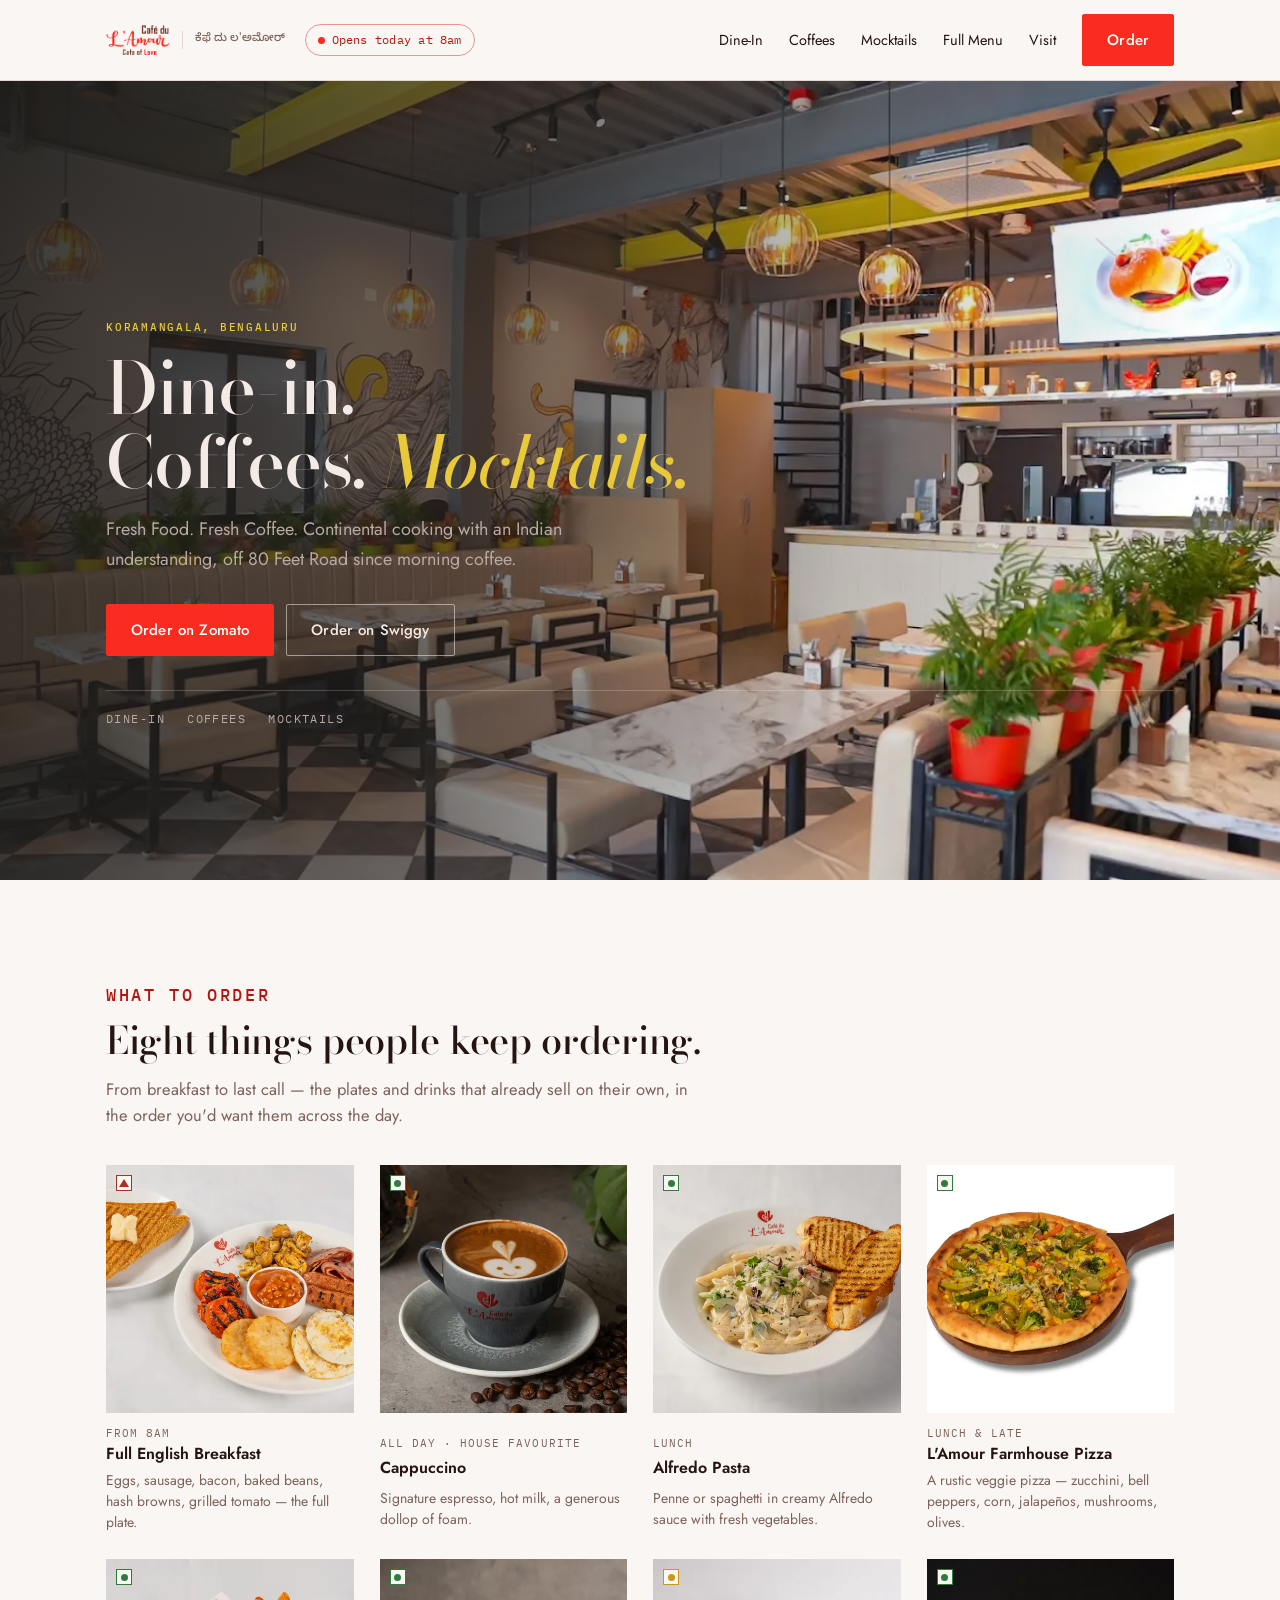
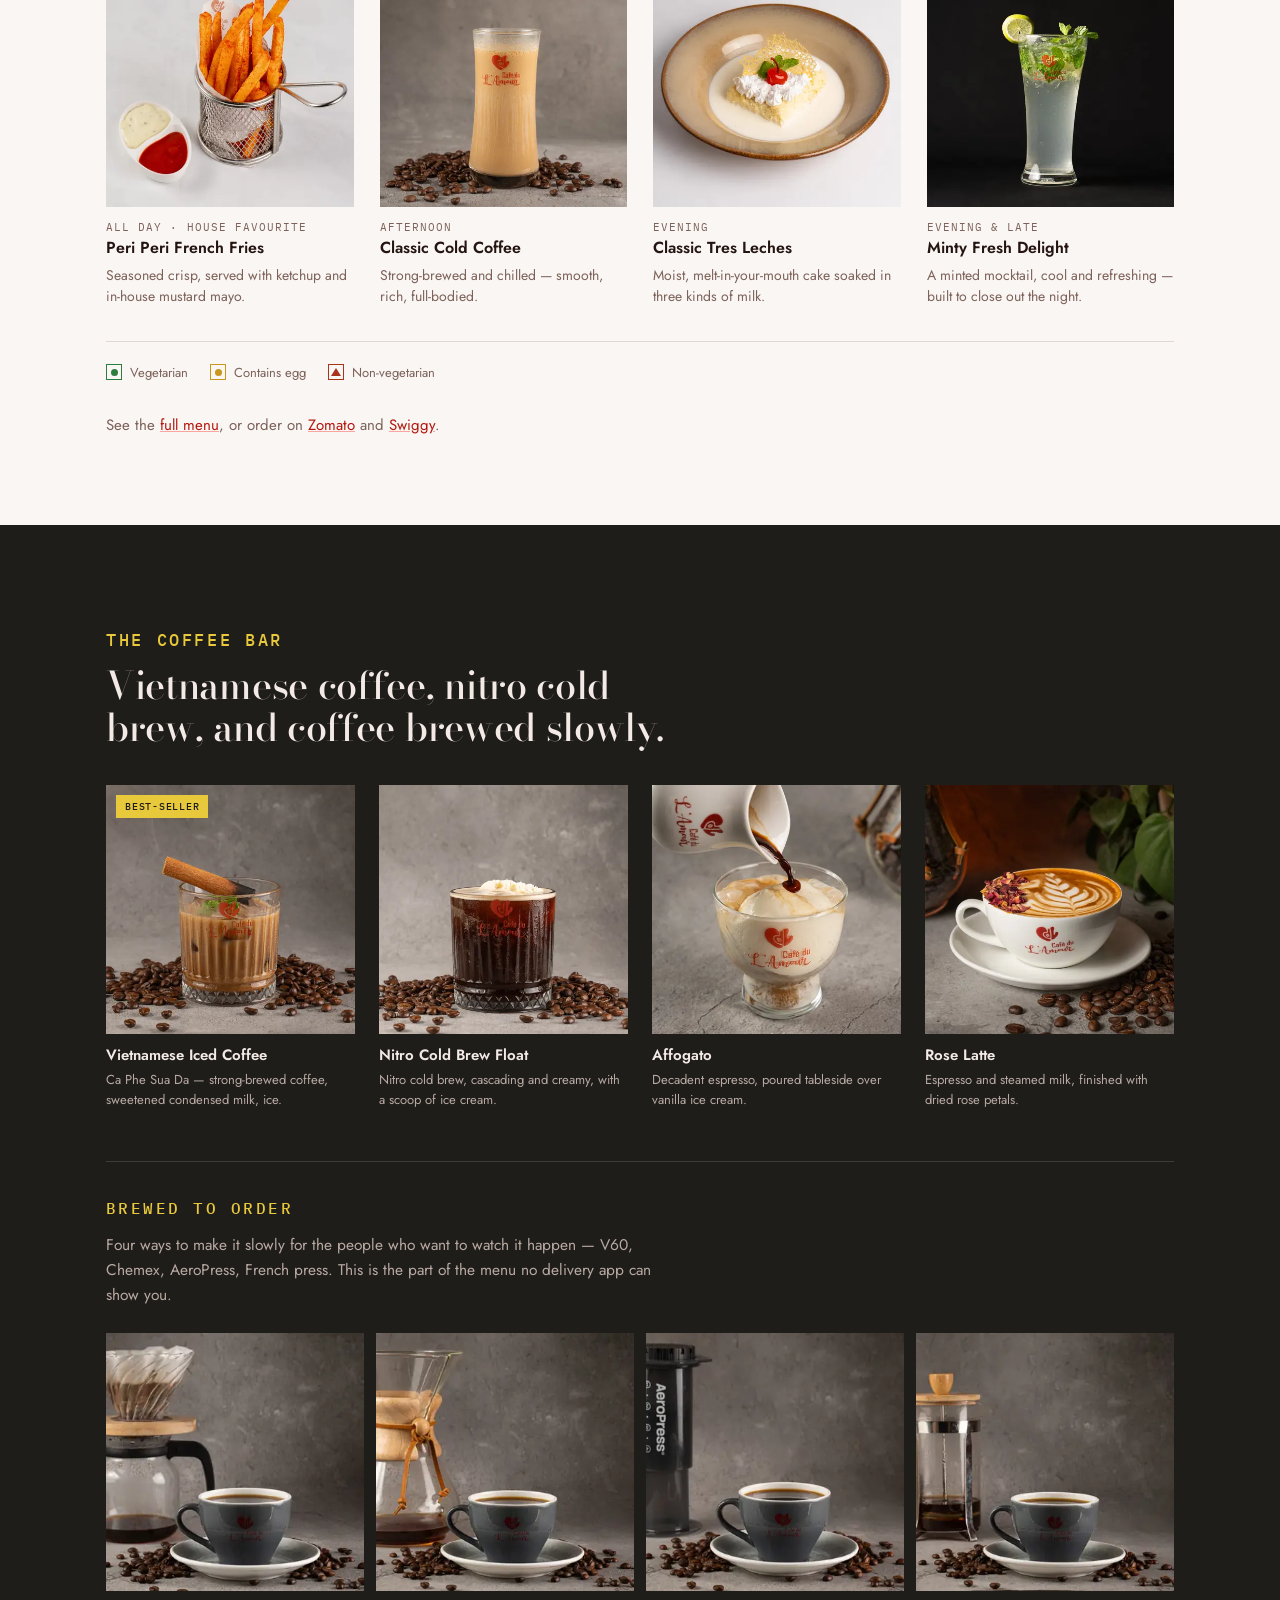
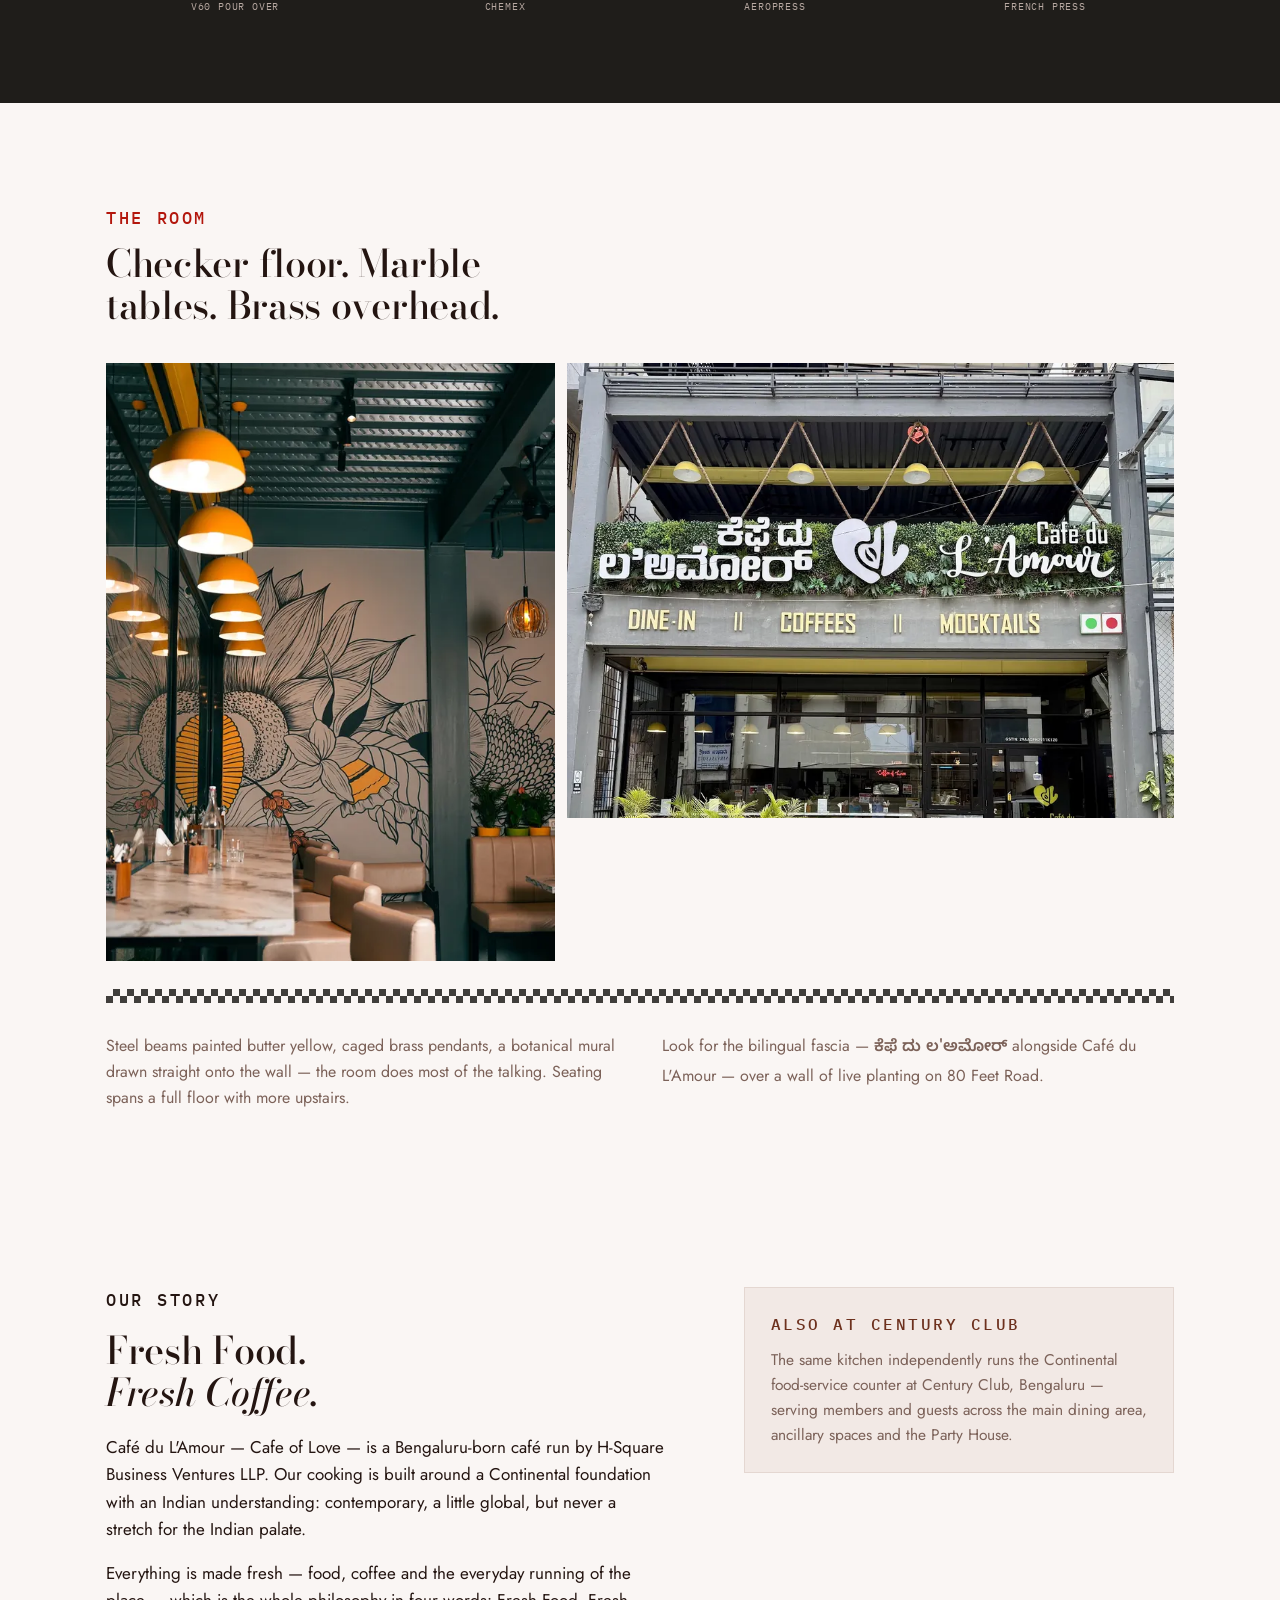
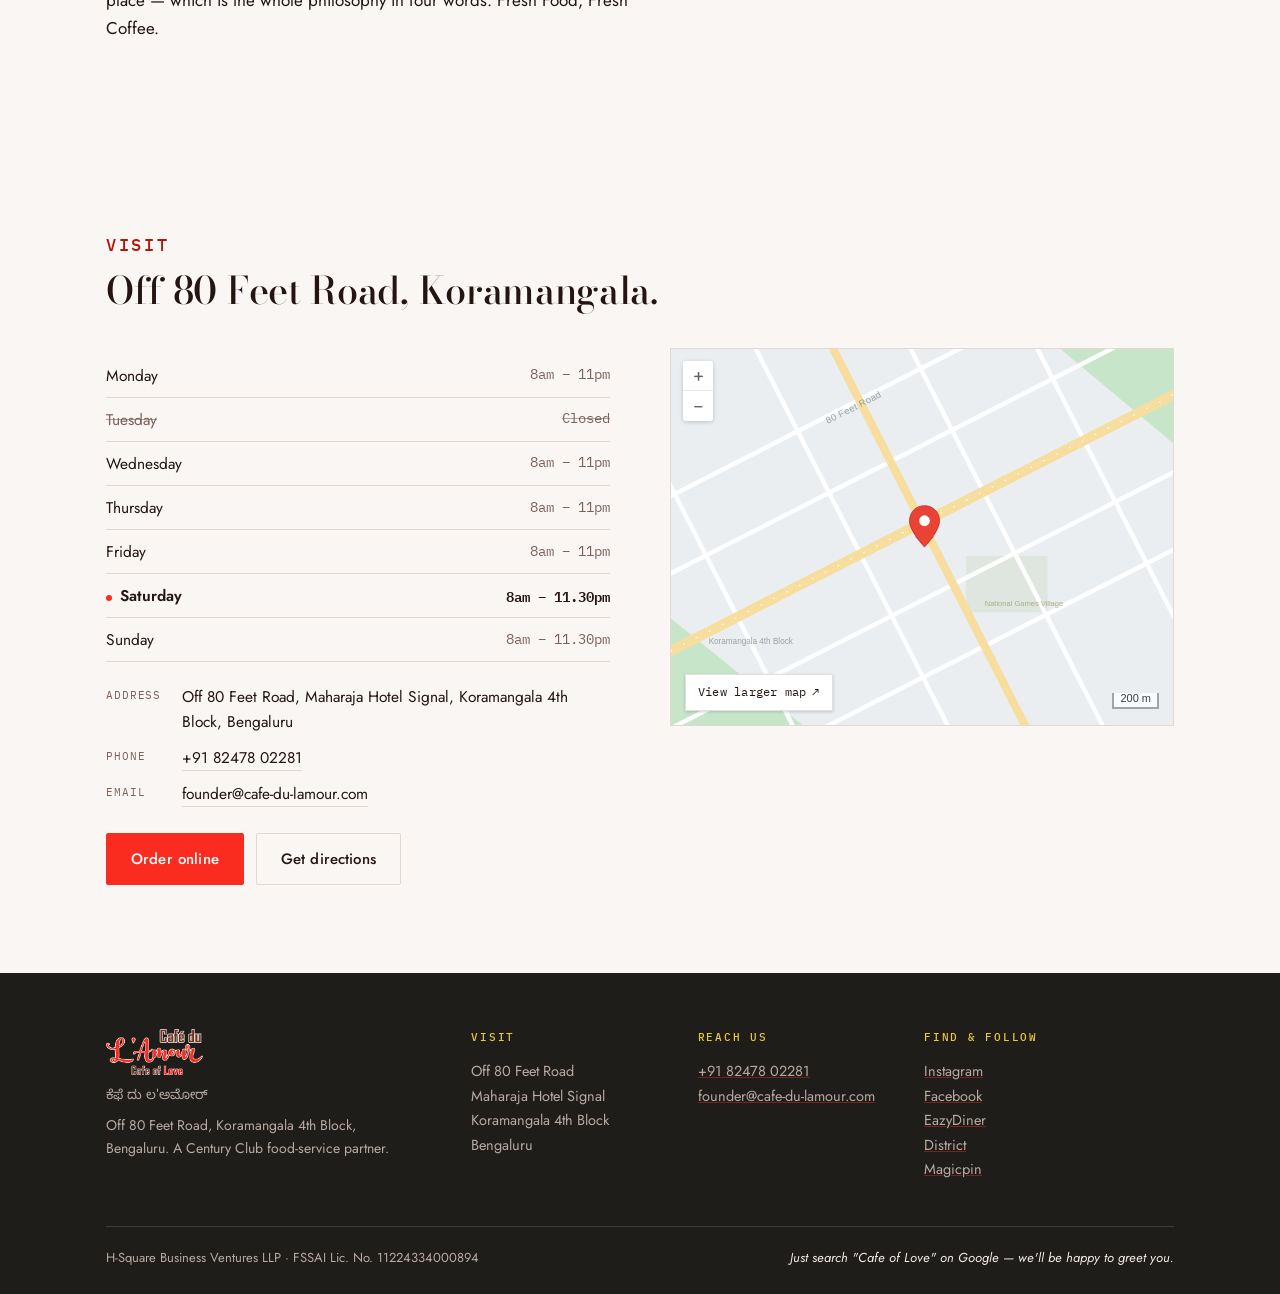
<file: index.html>
<!doctype html>
<html lang="en">
<head>
<meta charset="utf-8">
<meta name="viewport" content="width=device-width, initial-scale=1">
<title>Café du L'Amour — Koramangala</title>
<meta name="description" content="Café du L'Amour — Cafe of Love. Dine-in, coffees and mocktails off 80 Feet Road, Koramangala 4th Block, Bengaluru. Open 8am–11pm, weekends till 11.30pm, closed Tuesdays.">

<link rel="icon" href="img/favicon.ico" sizes="any">
<link rel="apple-touch-icon" href="img/apple-touch-icon.png">
<link rel="canonical" href="https://cafe-du-lamour.com/">

<meta property="og:type" content="restaurant.menu">
<meta property="og:site_name" content="Café du L'Amour">
<meta property="og:title" content="Café du L'Amour — Cafe of Love">
<meta property="og:description" content="Dine-in, coffees and mocktails off 80 Feet Road, Koramangala 4th Block, Bengaluru.">
<meta property="og:image" content="https://cafe-du-lamour.com/img/og-logo.jpg">
<meta property="og:url" content="https://cafe-du-lamour.com/">
<meta name="twitter:card" content="summary_large_image">

<link rel="preconnect" href="https://fonts.googleapis.com">
<link rel="preconnect" href="https://fonts.gstatic.com" crossorigin>
<link rel="stylesheet" href="https://fonts.googleapis.com/css2?family=Bodoni+Moda:ital,opsz,wght@0,6..96,400;0,6..96,500;0,6..96,700;1,6..96,400&family=IBM+Plex+Mono:wght@400;500&family=Jost:ital,wght@0,300;0,400;0,500;0,600;1,400&family=Noto+Sans+Kannada:wght@500;600&display=swap" media="print" onload="this.media='all'">
<noscript><link rel="stylesheet" href="https://fonts.googleapis.com/css2?family=Bodoni+Moda:ital,opsz,wght@0,6..96,400;0,6..96,500;0,6..96,700;1,6..96,400&family=IBM+Plex+Mono:wght@400;500&family=Jost:ital,wght@0,300;0,400;0,500;0,600;1,400&family=Noto+Sans+Kannada:wght@500;600&display=swap"></noscript>
<link rel="stylesheet" href="css/style.css">

<script type="application/ld+json">
{
  "@context": "https://schema.org",
  "@type": "CafeOrCoffeeShop",
  "@id": "https://cafe-du-lamour.com/#cafe",
  "name": "Café du L'Amour",
  "alternateName": ["Cafe du L'Amour Koramangala", "Cafe of Love"],
  "description": "Café of Love — a dine-in café off 80 Feet Road, Koramangala 4th Block, Bengaluru. Continental cooking with an Indian understanding, a full coffee bar with pour-overs, and mocktails. Open from 8am, closed Tuesdays.",
  "image": [
    "https://cafe-du-lamour.com/img/hero-interior-1800.jpg",
    "https://cafe-du-lamour.com/img/room-exterior-1400.jpg"
  ],
  "logo": "https://cafe-du-lamour.com/img/og-logo.jpg",
  "url": "https://cafe-du-lamour.com/",
  "telephone": "+91-8247802281",
  "email": "founder@cafe-du-lamour.com",
  "servesCuisine": ["Continental", "Café", "Coffee", "Indian Fusion"],
  "priceRange": "₹₹",
  "currenciesAccepted": "INR",
  "paymentAccepted": ["Cash", "UPI", "Credit Card", "Debit Card"],
  "smokingAllowed": false,
  "acceptsReservations": true,
  "hasMenu": "https://cafe-du-lamour.com/menu#menu",
  "address": {
    "@type": "PostalAddress",
    "streetAddress": "Off 80 Feet Road, Maharaja Hotel Signal, Koramangala 4th Block",
    "addressLocality": "Bengaluru",
    "addressRegion": "Karnataka",
    "postalCode": "560034",
    "addressCountry": "IN"
  },
  "hasMap": "https://www.google.com/maps/search/?api=1&query=Cafe+du+L%27Amour+Koramangala+4th+Block+Bengaluru",
  "areaServed": [
    { "@type": "Place", "name": "Koramangala, Bengaluru" },
    { "@type": "Place", "name": "Ejipura, Bengaluru" },
    { "@type": "Place", "name": "HSR Layout, Bengaluru" }
  ],
  "openingHoursSpecification": [
    { "@type": "OpeningHoursSpecification", "dayOfWeek": ["Monday","Wednesday","Thursday","Friday"], "opens": "08:00", "closes": "23:00" },
    { "@type": "OpeningHoursSpecification", "dayOfWeek": ["Saturday","Sunday"], "opens": "08:00", "closes": "23:30" }
  ],
  "potentialAction": [
    {
      "@type": "OrderAction",
      "target": { "@type": "EntryPoint", "urlTemplate": "https://www.zomato.com/bangalore/cafe-du-lamour-1-koramangala-4th-block-bangalore/order", "inLanguage": "en", "actionPlatform": ["http://schema.org/DesktopWebPlatform","http://schema.org/AndroidPlatform","http://schema.org/IOSPlatform"] },
      "deliveryMethod": ["http://purl.org/goodrelations/v1#DeliveryModeOwnFleet"]
    },
    {
      "@type": "OrderAction",
      "target": { "@type": "EntryPoint", "urlTemplate": "https://www.swiggy.com/city/bangalore/cafe-du-lamour-koramangala-rest927690", "inLanguage": "en", "actionPlatform": ["http://schema.org/DesktopWebPlatform","http://schema.org/AndroidPlatform","http://schema.org/IOSPlatform"] },
      "deliveryMethod": ["http://purl.org/goodrelations/v1#DeliveryModeOwnFleet"]
    }
  ],
  "sameAs": [
    "https://www.instagram.com/cafe.du.lamour/",
    "https://www.facebook.com/p/Cafedulamour-61563101674872/",
    "https://www.zomato.com/bangalore/cafe-du-lamour-1-koramangala-4th-block-bangalore/order",
    "https://www.swiggy.com/city/bangalore/cafe-du-lamour-koramangala-rest927690",
    "https://www.eazydiner.com/bengaluru/cafe-du-lamour-cafe-of-love-koramangala-4th-block-south-bengaluru-699272",
    "https://www.district.in/dining/bangalore/cafe-du-lamour-1-koramangala-4th-block-bangalore",
    "https://magicpin.in/Bangalore/Koramangala/Restaurant/Cafe-Du-Lamour/store/16c508b"
  ]
}
</script>

</head>
<body>

<a class="sr-only" href="#main">Skip to content</a>

<!-- ============ MASTHEAD ============ -->
<header class="masthead">
  <div class="bar">
    <a class="brand" href="#top">
      <img class="wordmark" src="img/wordmark-640.png" srcset="img/wordmark-320.png 320w, img/wordmark-640.png 640w" alt="Café du L'Amour — Cafe of Love" width="640" height="302">
      <span class="kn">ಕೆಫೆ ದು ಲ'ಅಮೋರ್</span>
    </a>

    <span class="status-pill" data-status-pill>
      <span class="dot" aria-hidden="true"></span>
      <span data-status-text>Checking hours…</span>
    </span>

    <nav aria-label="Primary">
      <a href="#best-sellers">Dine-In</a>
      <a href="#coffee">Coffees</a>
      <a href="#best-sellers">Mocktails</a>
      <a href="/menu">Full Menu</a>
      <a href="#visit">Visit</a>
    </nav>

    <a class="btn btn-solid order-btn" href="#" data-order-open>Order</a>

    <button class="nav-toggle" data-nav-toggle aria-expanded="false" aria-controls="mobile-menu" aria-label="Open menu">
      <span></span>
    </button>
  </div>
  <div class="mobile-menu" id="mobile-menu" data-mobile-menu>
    <a href="#best-sellers">Dine-In</a>
    <a href="#coffee">Coffees</a>
    <a href="#best-sellers">Mocktails</a>
    <a href="/menu">Full Menu</a>
    <a href="#visit">Visit</a>
  </div>
</header>

<!-- order sheet -->
<div class="order-sheet" data-order-sheet role="dialog" aria-modal="true" aria-labelledby="order-title">
  <div class="order-card">
    <div class="row"><button class="close" data-order-close aria-label="Close">&times;</button></div>
    <h3 id="order-title">Order from Café du L'Amour</h3>
    <p style="color:var(--muted);font-size:14.5px">You'll leave this page — ordering is handled by our delivery partners.</p>
    <div class="order-links">
      <a href="https://www.zomato.com/bangalore/cafe-du-lamour-1-koramangala-4th-block-bangalore/order" target="_blank" rel="noopener">Order on Zomato <span class="arrow">→</span></a>
      <a href="https://www.swiggy.com/city/bangalore/cafe-du-lamour-koramangala-rest927690" target="_blank" rel="noopener">Order on Swiggy <span class="arrow">→</span></a>
    </div>
  </div>
</div>

<main id="main">

  <!-- ============ HERO ============ -->
  <div id="top"></div>
  <section class="hero" data-hero>
    <picture>
      <source type="image/webp" srcset="img/hero-interior-800.webp 800w, img/hero-interior-1200.webp 1200w, img/hero-interior-1800.webp 1800w" sizes="100vw">
      <img class="bg" src="img/hero-interior-1200.jpg" srcset="img/hero-interior-800.jpg 800w, img/hero-interior-1200.jpg 1200w, img/hero-interior-1800.jpg 1800w" sizes="100vw" alt="Inside Café du L'Amour: checkerboard floor, marble tables and caged brass pendant lights" width="1800" height="1012">
    </picture>
    <div class="scrim" aria-hidden="true"></div>
    <div class="inner">
      <p class="lab eyebrow">Koramangala, Bengaluru</p>
      <h1>Dine-in.<br>Coffees. <em>Mocktails.</em></h1>
      <p class="sub">Fresh Food. Fresh Coffee. Continental cooking with an Indian understanding, off 80 Feet Road since morning coffee.</p>
      <div class="ctas">
        <a class="btn btn-solid" href="https://www.zomato.com/bangalore/cafe-du-lamour-1-koramangala-4th-block-bangalore/order" target="_blank" rel="noopener">Order on Zomato</a>
        <a class="btn btn-outline" href="https://www.swiggy.com/city/bangalore/cafe-du-lamour-koramangala-rest927690" target="_blank" rel="noopener">Order on Swiggy</a>
      </div>
      <div class="fascia">
        <span>Dine-In</span><span>Coffees</span><span>Mocktails</span>
      </div>
    </div>
  </section>

  <!-- ============ BEST SELLERS ============ -->
  <section id="best-sellers">
    <div class="wrap">
      <div class="shead">
        <p class="lab">What to order</p>
        <h2>Eight things people keep ordering.</h2>
        <p>From breakfast to last call — the plates and drinks that already sell on their own, in the order you'd want them across the day.</p>
      </div>

      <div class="sellers">

        <article class="seller">
          <div class="frame">
            <picture>
              <source type="image/webp" srcset="img/bs-english-480.webp 480w, img/bs-english-800.webp 800w" sizes="(min-width:920px) 25vw, 50vw">
              <img src="img/bs-english-480.jpg" srcset="img/bs-english-480.jpg 480w, img/bs-english-800.jpg 800w" sizes="(min-width:920px) 25vw, 50vw" alt="Full English Breakfast — eggs, sausage, bacon, baked beans, hash browns, grilled tomato" loading="lazy" width="480" height="480">
            </picture>
            <span class="diet nonveg" title="Non-vegetarian" aria-label="Non-vegetarian"></span>
          </div>
          <div class="meta">
            <span class="when">From 8am</span>
            <b>Full English Breakfast</b>
            <span class="desc">Eggs, sausage, bacon, baked beans, hash browns, grilled tomato — the full plate.</span>
          </div>
        </article>

        <article class="seller">
          <div class="frame">
            <picture>
              <source type="image/webp" srcset="img/bs-cappuccino-480.webp 480w, img/bs-cappuccino-800.webp 800w" sizes="(min-width:920px) 25vw, 50vw">
              <img src="img/bs-cappuccino-480.jpg" srcset="img/bs-cappuccino-480.jpg 480w, img/bs-cappuccino-800.jpg 800w" sizes="(min-width:920px) 25vw, 50vw" alt="Cappuccino with latte art" loading="lazy" width="480" height="480">
            </picture>
            <span class="diet veg" title="Vegetarian" aria-label="Vegetarian"></span>
          </div>
          <div class="meta">
            <span class="when">All day · house favourite</span>
            <b>Cappuccino</b>
            <span class="desc">Signature espresso, hot milk, a generous dollop of foam.</span>
          </div>
        </article>

        <article class="seller">
          <div class="frame">
            <picture>
              <source type="image/webp" srcset="img/bs-alfredo-480.webp 480w, img/bs-alfredo-800.webp 800w" sizes="(min-width:920px) 25vw, 50vw">
              <img src="img/bs-alfredo-480.jpg" srcset="img/bs-alfredo-480.jpg 480w, img/bs-alfredo-800.jpg 800w" sizes="(min-width:920px) 25vw, 50vw" alt="Alfredo Pasta in creamy sauce with fresh vegetables" loading="lazy" width="480" height="480">
            </picture>
            <span class="diet veg" title="Vegetarian" aria-label="Vegetarian"></span>
          </div>
          <div class="meta">
            <span class="when">Lunch</span>
            <b>Alfredo Pasta</b>
            <span class="desc">Penne or spaghetti in creamy Alfredo sauce with fresh vegetables.</span>
          </div>
        </article>

        <article class="seller">
          <div class="frame">
            <picture>
              <source type="image/webp" srcset="img/bs-farmhouse-480.webp 480w, img/bs-farmhouse-800.webp 800w" sizes="(min-width:920px) 25vw, 50vw">
              <img src="img/bs-farmhouse-480.jpg" srcset="img/bs-farmhouse-480.jpg 480w, img/bs-farmhouse-800.jpg 800w" sizes="(min-width:920px) 25vw, 50vw" alt="L'Amour Farmhouse Pizza with zucchini, peppers, corn and olives" loading="lazy" width="480" height="480">
            </picture>
            <span class="diet veg" title="Vegetarian" aria-label="Vegetarian"></span>
          </div>
          <div class="meta">
            <span class="when">Lunch &amp; late</span>
            <b>L'Amour Farmhouse Pizza</b>
            <span class="desc">A rustic veggie pizza — zucchini, bell peppers, corn, jalapeños, mushrooms, olives.</span>
          </div>
        </article>

        <article class="seller">
          <div class="frame">
            <picture>
              <source type="image/webp" srcset="img/bs-fries-480.webp 480w, img/bs-fries-800.webp 800w" sizes="(min-width:920px) 25vw, 50vw">
              <img src="img/bs-fries-480.jpg" srcset="img/bs-fries-480.jpg 480w, img/bs-fries-800.jpg 800w" sizes="(min-width:920px) 25vw, 50vw" alt="Peri Peri French Fries with ketchup and house mustard mayo" loading="lazy" width="480" height="480">
            </picture>
            <span class="diet veg" title="Vegetarian" aria-label="Vegetarian"></span>
          </div>
          <div class="meta">
            <span class="when">All day · house favourite</span>
            <b>Peri Peri French Fries</b>
            <span class="desc">Seasoned crisp, served with ketchup and in-house mustard mayo.</span>
          </div>
        </article>

        <article class="seller">
          <div class="frame">
            <picture>
              <source type="image/webp" srcset="img/bs-coldcoffee-480.webp 480w, img/bs-coldcoffee-800.webp 800w" sizes="(min-width:920px) 25vw, 50vw">
              <img src="img/bs-coldcoffee-480.jpg" srcset="img/bs-coldcoffee-480.jpg 480w, img/bs-coldcoffee-800.jpg 800w" sizes="(min-width:920px) 25vw, 50vw" alt="Classic Cold Coffee" loading="lazy" width="480" height="480">
            </picture>
            <span class="diet veg" title="Vegetarian" aria-label="Vegetarian"></span>
          </div>
          <div class="meta">
            <span class="when">Afternoon</span>
            <b>Classic Cold Coffee</b>
            <span class="desc">Strong-brewed and chilled — smooth, rich, full-bodied.</span>
          </div>
        </article>

        <article class="seller">
          <div class="frame">
            <picture>
              <source type="image/webp" srcset="img/bs-tresleches-480.webp 480w, img/bs-tresleches-800.webp 800w" sizes="(min-width:920px) 25vw, 50vw">
              <img src="img/bs-tresleches-480.jpg" srcset="img/bs-tresleches-480.jpg 480w, img/bs-tresleches-800.jpg 800w" sizes="(min-width:920px) 25vw, 50vw" alt="Classic Tres Leches cake" loading="lazy" width="480" height="480">
            </picture>
            <span class="diet egg" title="Contains egg" aria-label="Contains egg"></span>
          </div>
          <div class="meta">
            <span class="when">Evening</span>
            <b>Classic Tres Leches</b>
            <span class="desc">Moist, melt-in-your-mouth cake soaked in three kinds of milk.</span>
          </div>
        </article>

        <article class="seller">
          <div class="frame">
            <picture>
              <source type="image/webp" srcset="img/bs-mintyfresh-480.webp 480w, img/bs-mintyfresh-800.webp 800w" sizes="(min-width:920px) 25vw, 50vw">
              <img src="img/bs-mintyfresh-480.jpg" srcset="img/bs-mintyfresh-480.jpg 480w, img/bs-mintyfresh-800.jpg 800w" sizes="(min-width:920px) 25vw, 50vw" alt="Minty Fresh Delight — a minted mocktail" loading="lazy" width="480" height="480">
            </picture>
            <span class="diet veg" title="Vegetarian" aria-label="Vegetarian"></span>
          </div>
          <div class="meta">
            <span class="when">Evening &amp; late</span>
            <b>Minty Fresh Delight</b>
            <span class="desc">A minted mocktail, cool and refreshing — built to close out the night.</span>
          </div>
        </article>

      </div>

      <div class="diet-key">
        <span class="item"><span class="diet veg"></span> Vegetarian</span>
        <span class="item"><span class="diet egg"></span> Contains egg</span>
        <span class="item"><span class="diet nonveg"></span> Non-vegetarian</span>
      </div>

      <p class="menu-note">See the <a href="/menu">full menu</a>, or order on <a href="https://www.zomato.com/bangalore/cafe-du-lamour-1-koramangala-4th-block-bangalore/order" target="_blank" rel="noopener">Zomato</a> and <a href="https://www.swiggy.com/city/bangalore/cafe-du-lamour-koramangala-rest927690" target="_blank" rel="noopener">Swiggy</a>.</p>
    </div>
  </section>

  <!-- ============ COFFEE BAR ============ -->
  <section id="coffee" class="dark">
    <div class="wrap">
      <div class="shead">
        <p class="lab">The coffee bar</p>
        <h2>Vietnamese coffee, nitro cold brew, and coffee brewed slowly.</h2>
      </div>

      <div class="coffee-pours">
        <article class="pour">
          <div class="frame">
            <picture>
              <source type="image/webp" srcset="img/cb-vietnamese-480.webp 480w, img/cb-vietnamese-800.webp 800w" sizes="(min-width:760px) 25vw, 50vw">
              <img src="img/cb-vietnamese-480.jpg" srcset="img/cb-vietnamese-480.jpg 480w, img/cb-vietnamese-800.jpg 800w" sizes="(min-width:760px) 25vw, 50vw" alt="Vietnamese Iced Coffee, cinnamon-stick garnish, in a branded rocks glass" loading="lazy" width="480" height="480">
            </picture>
            <span class="ribbon">Best-seller</span>
          </div>
          <div class="meta">
            <b>Vietnamese Iced Coffee</b>
            <span class="desc">Ca Phe Sua Da — strong-brewed coffee, sweetened condensed milk, ice.</span>
          </div>
        </article>
        <article class="pour">
          <div class="frame">
            <picture>
              <source type="image/webp" srcset="img/cb-nitro-480.webp 480w, img/cb-nitro-800.webp 800w" sizes="(min-width:760px) 25vw, 50vw">
              <img src="img/cb-nitro-480.jpg" srcset="img/cb-nitro-480.jpg 480w, img/cb-nitro-800.jpg 800w" sizes="(min-width:760px) 25vw, 50vw" alt="Nitro Cold Brew Float, coffee beans scattered around the glass" loading="lazy" width="480" height="480">
            </picture>
          </div>
          <div class="meta">
            <b>Nitro Cold Brew Float</b>
            <span class="desc">Nitro cold brew, cascading and creamy, with a scoop of ice cream.</span>
          </div>
        </article>
        <article class="pour">
          <div class="frame">
            <picture>
              <source type="image/webp" srcset="img/cb-affogato-480.webp 480w, img/cb-affogato-800.webp 800w" sizes="(min-width:760px) 25vw, 50vw">
              <img src="img/cb-affogato-480.jpg" srcset="img/cb-affogato-480.jpg 480w, img/cb-affogato-800.jpg 800w" sizes="(min-width:760px) 25vw, 50vw" alt="Affogato — espresso poured over vanilla ice cream" loading="lazy" width="480" height="480">
            </picture>
          </div>
          <div class="meta">
            <b>Affogato</b>
            <span class="desc">Decadent espresso, poured tableside over vanilla ice cream.</span>
          </div>
        </article>
        <article class="pour">
          <div class="frame">
            <picture>
              <source type="image/webp" srcset="img/cb-roselatte-480.webp 480w, img/cb-roselatte-800.webp 800w" sizes="(min-width:760px) 25vw, 50vw">
              <img src="img/cb-roselatte-480.jpg" srcset="img/cb-roselatte-480.jpg 480w, img/cb-roselatte-800.jpg 800w" sizes="(min-width:760px) 25vw, 50vw" alt="Rose Latte with rosetta art and dried rose petals" loading="lazy" width="480" height="480">
            </picture>
          </div>
          <div class="meta">
            <b>Rose Latte</b>
            <span class="desc">Espresso and steamed milk, finished with dried rose petals.</span>
          </div>
        </article>
      </div>

      <div class="brew-note">
        <p class="lab">Brewed to order</p>
        <p>Four ways to make it slowly for the people who want to watch it happen — V60, Chemex, AeroPress, French press. This is the part of the menu no delivery app can show you.</p>
        <div class="brew-methods">
          <figure>
            <div class="frame"><img src="img/brew-v60-360.jpg" srcset="img/brew-v60-220.webp 220w, img/brew-v60-360.webp 360w" alt="V60 pour-over brewing" loading="lazy" width="360" height="360"></div>
            <figcaption>V60 Pour Over</figcaption>
          </figure>
          <figure>
            <div class="frame"><img src="img/brew-chemex-360.jpg" srcset="img/brew-chemex-220.webp 220w, img/brew-chemex-360.webp 360w" alt="Chemex brewing" loading="lazy" width="360" height="360"></div>
            <figcaption>Chemex</figcaption>
          </figure>
          <figure>
            <div class="frame"><img src="img/brew-aeropress-360.jpg" srcset="img/brew-aeropress-220.webp 220w, img/brew-aeropress-360.webp 360w" alt="AeroPress brewing" loading="lazy" width="360" height="360"></div>
            <figcaption>AeroPress</figcaption>
          </figure>
          <figure>
            <div class="frame"><img src="img/brew-frenchpress-360.jpg" srcset="img/brew-frenchpress-220.webp 220w, img/brew-frenchpress-360.webp 360w" alt="French press brewing" loading="lazy" width="360" height="360"></div>
            <figcaption>French Press</figcaption>
          </figure>
        </div>
      </div>
    </div>
  </section>

  <!-- ============ THE ROOM ============ -->
  <section id="room">
    <div class="wrap">
      <div class="shead">
        <p class="lab">The room</p>
        <h2>Checker floor. Marble tables. Brass overhead.</h2>
      </div>

      <div class="room-gallery">
        <div class="detail">
          <picture>
            <source type="image/webp" srcset="img/room-interior-detail-600.webp 600w, img/room-interior-detail-900.webp 900w" sizes="(min-width:700px) 42vw, 100vw">
            <img src="img/room-interior-detail-600.jpg" srcset="img/room-interior-detail-600.jpg 600w, img/room-interior-detail-900.jpg 900w" sizes="(min-width:700px) 42vw, 100vw" alt="Close-up of the botanical wall mural under amber pendant lights, marble table in the foreground" loading="lazy" width="900" height="1200">
          </picture>
        </div>
        <div class="single">
          <picture>
            <source type="image/webp" srcset="img/room-exterior-900.webp 900w, img/room-exterior-1400.webp 1400w" sizes="(min-width:700px) 58vw, 100vw">
            <img src="img/room-exterior-900.jpg" srcset="img/room-exterior-900.jpg 900w, img/room-exterior-1400.jpg 1400w" sizes="(min-width:700px) 58vw, 100vw" alt="Café frontage with bilingual signage, the gold heart sculpture and a living green wall" loading="lazy" width="1400" height="1050">
          </picture>
        </div>
      </div>
      <div class="check-strip" aria-hidden="true"></div>

      <div class="room-copy">
        <p>Steel beams painted butter yellow, caged brass pendants, a botanical mural drawn straight onto the wall — the room does most of the talking. Seating spans a full floor with more upstairs.</p>
        <p>Look for the bilingual fascia — <span class="knd">ಕೆಫೆ ದು ಲ'ಅಮೋರ್</span> alongside Café du L'Amour — over a wall of live planting on 80 Feet Road.</p>
      </div>
    </div>
  </section>

  <!-- ============ STORY ============ -->
  <section id="story">
    <div class="wrap">
      <div class="story">
        <div>
          <p class="lab" style="margin-bottom:14px">Our story</p>
          <h2 style="margin-bottom:20px">Fresh Food.<br><em>Fresh Coffee.</em></h2>
          <p>Café du L'Amour — Cafe of Love — is a Bengaluru-born café run by H-Square Business Ventures LLP. Our cooking is built around a Continental foundation with an Indian understanding: contemporary, a little global, but never a stretch for the Indian palate.</p>
          <p>Everything is made fresh — food, coffee and the everyday running of the place — which is the whole philosophy in four words: Fresh Food, Fresh Coffee.</p>
        </div>
        <div class="club-aside">
          <p class="lab">Also at Century Club</p>
          <p>The same kitchen independently runs the Continental food-service counter at Century Club, Bengaluru — serving members and guests across the main dining area, ancillary spaces and the Party House.</p>
        </div>
      </div>
    </div>
  </section>

  <!-- ============ VISIT ============ -->
  <section id="visit">
    <div class="wrap">
      <div class="shead">
        <p class="lab">Visit</p>
        <h2>Off 80 Feet Road, Koramangala.</h2>
      </div>

      <div class="visit-grid">
        <div>
          <table class="hours">
            <tbody>
              <tr data-day="1"><td>Monday</td><td>8am – 11pm</td></tr>
              <tr data-day="2" class="closed"><td>Tuesday</td><td>Closed</td></tr>
              <tr data-day="3"><td>Wednesday</td><td>8am – 11pm</td></tr>
              <tr data-day="4"><td>Thursday</td><td>8am – 11pm</td></tr>
              <tr data-day="5"><td>Friday</td><td>8am – 11pm</td></tr>
              <tr data-day="6"><td>Saturday</td><td>8am – 11.30pm</td></tr>
              <tr data-day="0"><td>Sunday</td><td>8am – 11.30pm</td></tr>
            </tbody>
          </table>

          <div class="contact-list">
            <div class="row"><span class="lk">Address</span><span>Off 80 Feet Road, Maharaja Hotel Signal, Koramangala 4th Block, Bengaluru</span></div>
            <div class="row"><span class="lk">Phone</span><a href="tel:+918247802281">+91 82478 02281</a></div>
            <div class="row"><span class="lk">Email</span><a href="mailto:founder@cafe-du-lamour.com">founder@cafe-du-lamour.com</a></div>
          </div>

          <div class="visit-ctas">
            <a class="btn btn-solid" href="#" data-order-open>Order online</a>
            <a class="btn btn-ghost" href="https://www.google.com/maps/search/?api=1&query=Cafe+du+L%27Amour+Koramangala+4th+Block+Bengaluru" target="_blank" rel="noopener">Get directions</a>
          </div>
        </div>

        <a class="map-link gmap" href="https://www.google.com/maps/search/?api=1&query=Cafe+du+L%27Amour+Koramangala+4th+Block+Bengaluru" target="_blank" rel="noopener" aria-label="Open Café du L'Amour in Google Maps">
          <svg class="gmap-canvas" viewBox="0 0 800 600" role="img" aria-hidden="true" preserveAspectRatio="xMidYMid slice">
            <rect width="800" height="600" fill="#eaeef0"/>
            <polygon points="0,430 210,600 0,600" fill="#c7e6c9"/>
            <polygon points="620,0 800,0 800,150" fill="#c7e6c9"/>
            <rect x="470" y="330" width="130" height="90" fill="#dfe6df"/>
            <g transform="rotate(-27 400 300)" stroke="#fff" stroke-linecap="round">
              <g stroke-width="7">
                <line x1="-200" y1="60" x2="1000" y2="60"/>
                <line x1="-200" y1="170" x2="1000" y2="170"/>
                <line x1="-200" y1="390" x2="1000" y2="390"/>
                <line x1="-200" y1="500" x2="1000" y2="500"/>
                <line x1="80" y1="-200" x2="80" y2="800"/>
                <line x1="300" y1="-200" x2="300" y2="800"/>
                <line x1="520" y1="-200" x2="520" y2="800"/>
                <line x1="700" y1="-200" x2="700" y2="800"/>
              </g>
              <line x1="-200" y1="280" x2="1000" y2="280" stroke="#f7dd9e" stroke-width="16"/>
              <line x1="-200" y1="280" x2="1000" y2="280" stroke="#fff" stroke-width="2" stroke-dasharray="1 22"/>
              <line x1="410" y1="-200" x2="410" y2="800" stroke="#f7dd9e" stroke-width="13"/>
            </g>
            <text x="250" y="120" transform="rotate(-27 250 120)" font-family="Arial,Helvetica,sans-serif" font-size="15" fill="#9aa0a6" letter-spacing="0.5">80 Feet Road</text>
            <text x="60" y="470" font-family="Arial,Helvetica,sans-serif" font-size="13" fill="#9aa0a6">Koramangala 4th Block</text>
            <text x="500" y="410" font-family="Arial,Helvetica,sans-serif" font-size="12" fill="#a8ad86">National Games Village</text>
            <ellipse cx="404" cy="300" rx="15" ry="5" fill="rgba(0,0,0,0.18)"/>
            <path d="M404 250c-13 0-24 10-24 24 0 17 24 42 24 42s24-25 24-42c0-14-11-24-24-24z" fill="#ea4335" stroke="#b31412" stroke-width="1"/>
            <circle cx="404" cy="274" r="8.5" fill="#fff"/>
          </svg>
          <span class="gmap-zoom" aria-hidden="true"><span>+</span><span>&minus;</span></span>
          <span class="gmap-scale" aria-hidden="true">200&nbsp;m</span>
          <span class="tag">View larger map <span aria-hidden="true">&#8599;</span></span>
        </a>
      </div>
    </div>
  </section>

</main>

<!-- ============ FOOTER ============ -->
<footer>
  <div class="wrap">
    <div class="foot-grid">
      <div class="foot-brand">
        <img class="wordmark" src="img/wordmark-640.png" srcset="img/wordmark-320.png 320w, img/wordmark-640.png 640w" alt="Café du L'Amour — Cafe of Love" width="640" height="302">
        <div>
          <div class="kn">ಕೆಫೆ ದು ಲ'ಅಮೋರ್</div>
          <p class="tag">Off 80 Feet Road, Koramangala 4th Block, Bengaluru. A Century Club food-service partner.</p>
        </div>
      </div>
      <div class="foot-col">
        <p class="lab">Visit</p>
        <div>
          Off 80 Feet Road<br>Maharaja Hotel Signal<br>Koramangala 4th Block<br>Bengaluru
        </div>
      </div>
      <div class="foot-col">
        <p class="lab">Reach us</p>
        <div>
          <a href="tel:+918247802281">+91 82478 02281</a><br>
          <a href="mailto:founder@cafe-du-lamour.com">founder@cafe-du-lamour.com</a>
        </div>
      </div>
      <div class="foot-col">
        <p class="lab">Find &amp; follow</p>
        <div>
          <a href="https://www.instagram.com/cafe.du.lamour/" target="_blank" rel="noopener">Instagram</a><br>
          <a href="https://www.facebook.com/p/Cafedulamour-61563101674872/" target="_blank" rel="noopener">Facebook</a><br>
          <a href="https://www.eazydiner.com/bengaluru/cafe-du-lamour-cafe-of-love-koramangala-4th-block-south-bengaluru-699272" target="_blank" rel="noopener">EazyDiner</a><br>
          <a href="https://www.district.in/dining/bangalore/cafe-du-lamour-1-koramangala-4th-block-bangalore" target="_blank" rel="noopener">District</a><br>
          <a href="https://magicpin.in/Bangalore/Koramangala/Restaurant/Cafe-Du-Lamour/store/16c508b" target="_blank" rel="noopener">Magicpin</a>
        </div>
      </div>
    </div>
    <div class="foot-bottom">
      <span>H-Square Business Ventures LLP · FSSAI Lic. No. 11224334000894</span>
      <span><em>Just search "Cafe of Love" on Google — we'll be happy to greet you.</em></span>
    </div>
  </div>
</footer>

<!-- ============ MOBILE ORDER BAR ============ -->
<div class="mobile-orderbar" data-mobile-orderbar>
  <a class="btn btn-solid" href="https://www.zomato.com/bangalore/cafe-du-lamour-1-koramangala-4th-block-bangalore/order" target="_blank" rel="noopener">Zomato</a>
  <a class="btn btn-ghost" href="https://www.swiggy.com/city/bangalore/cafe-du-lamour-koramangala-rest927690" target="_blank" rel="noopener">Swiggy</a>
</div>

<script src="js/main.js"></script>
</body>
</html>
</file>
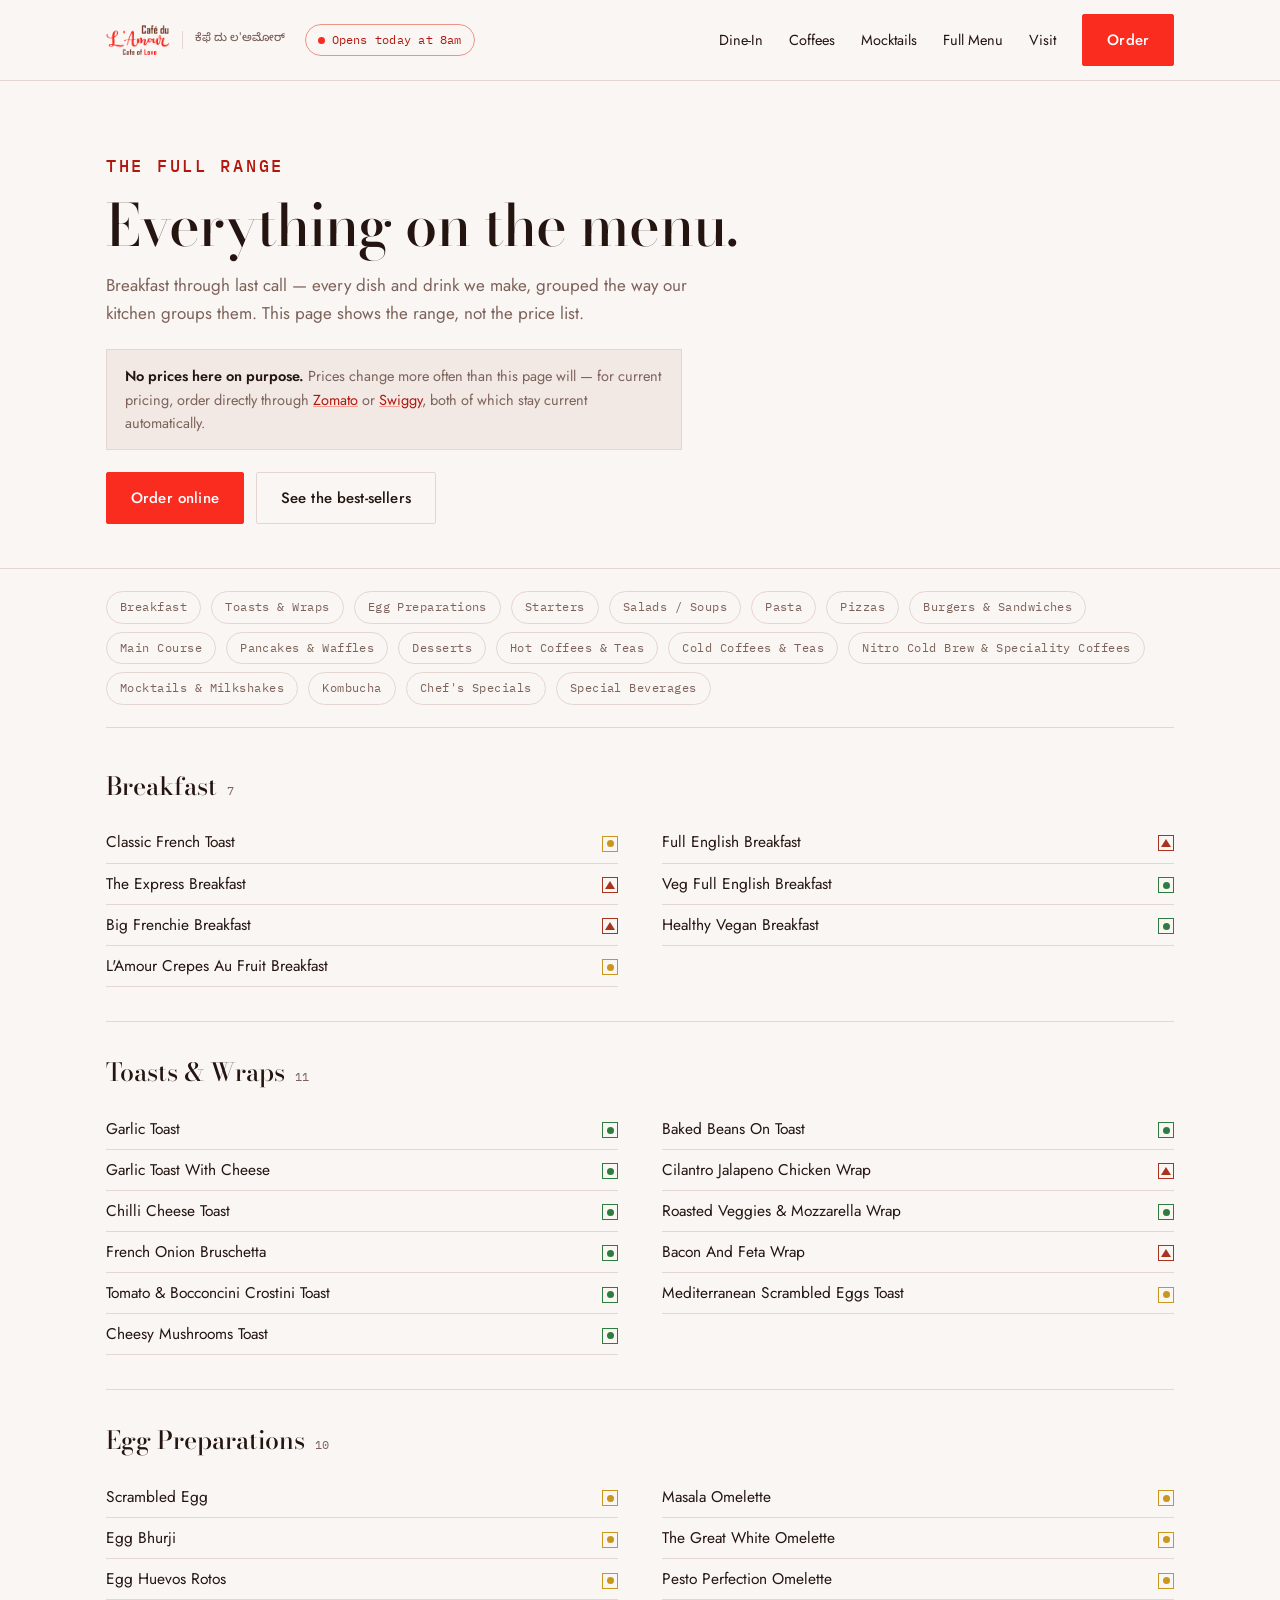
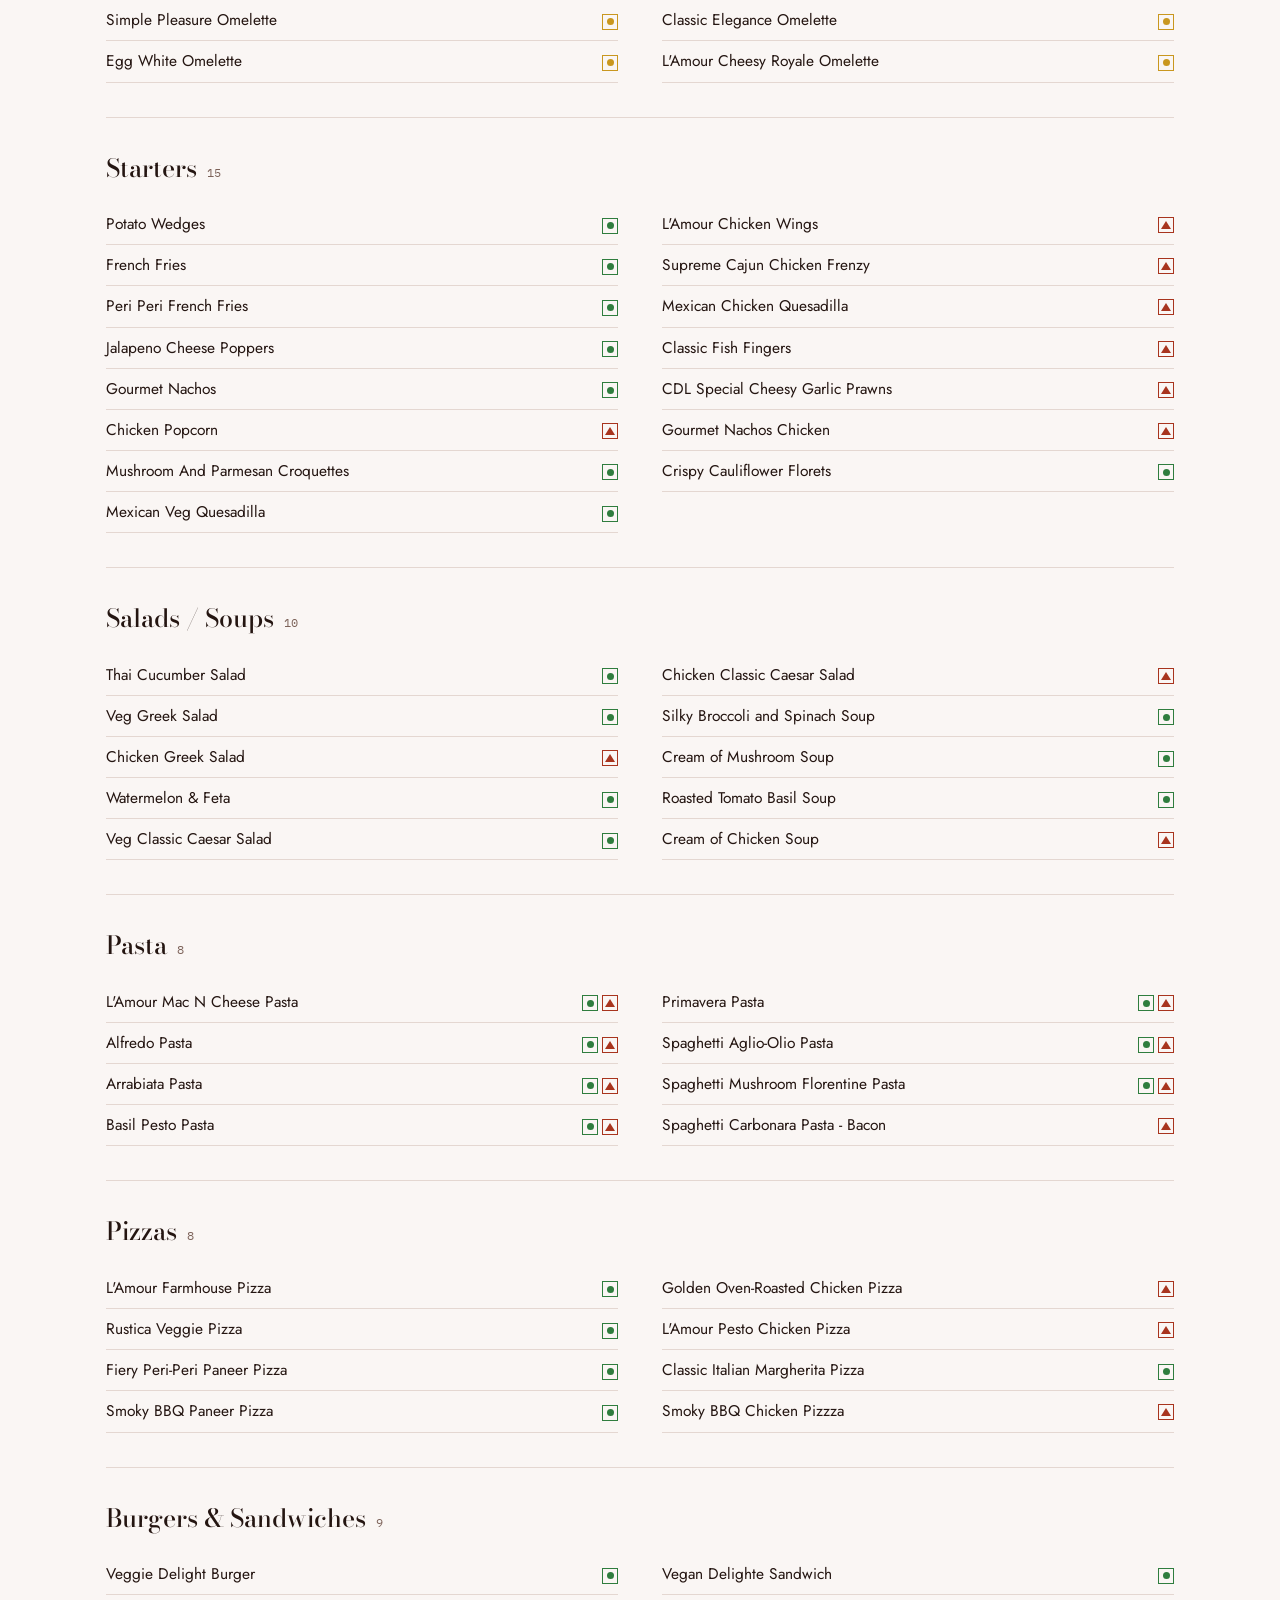
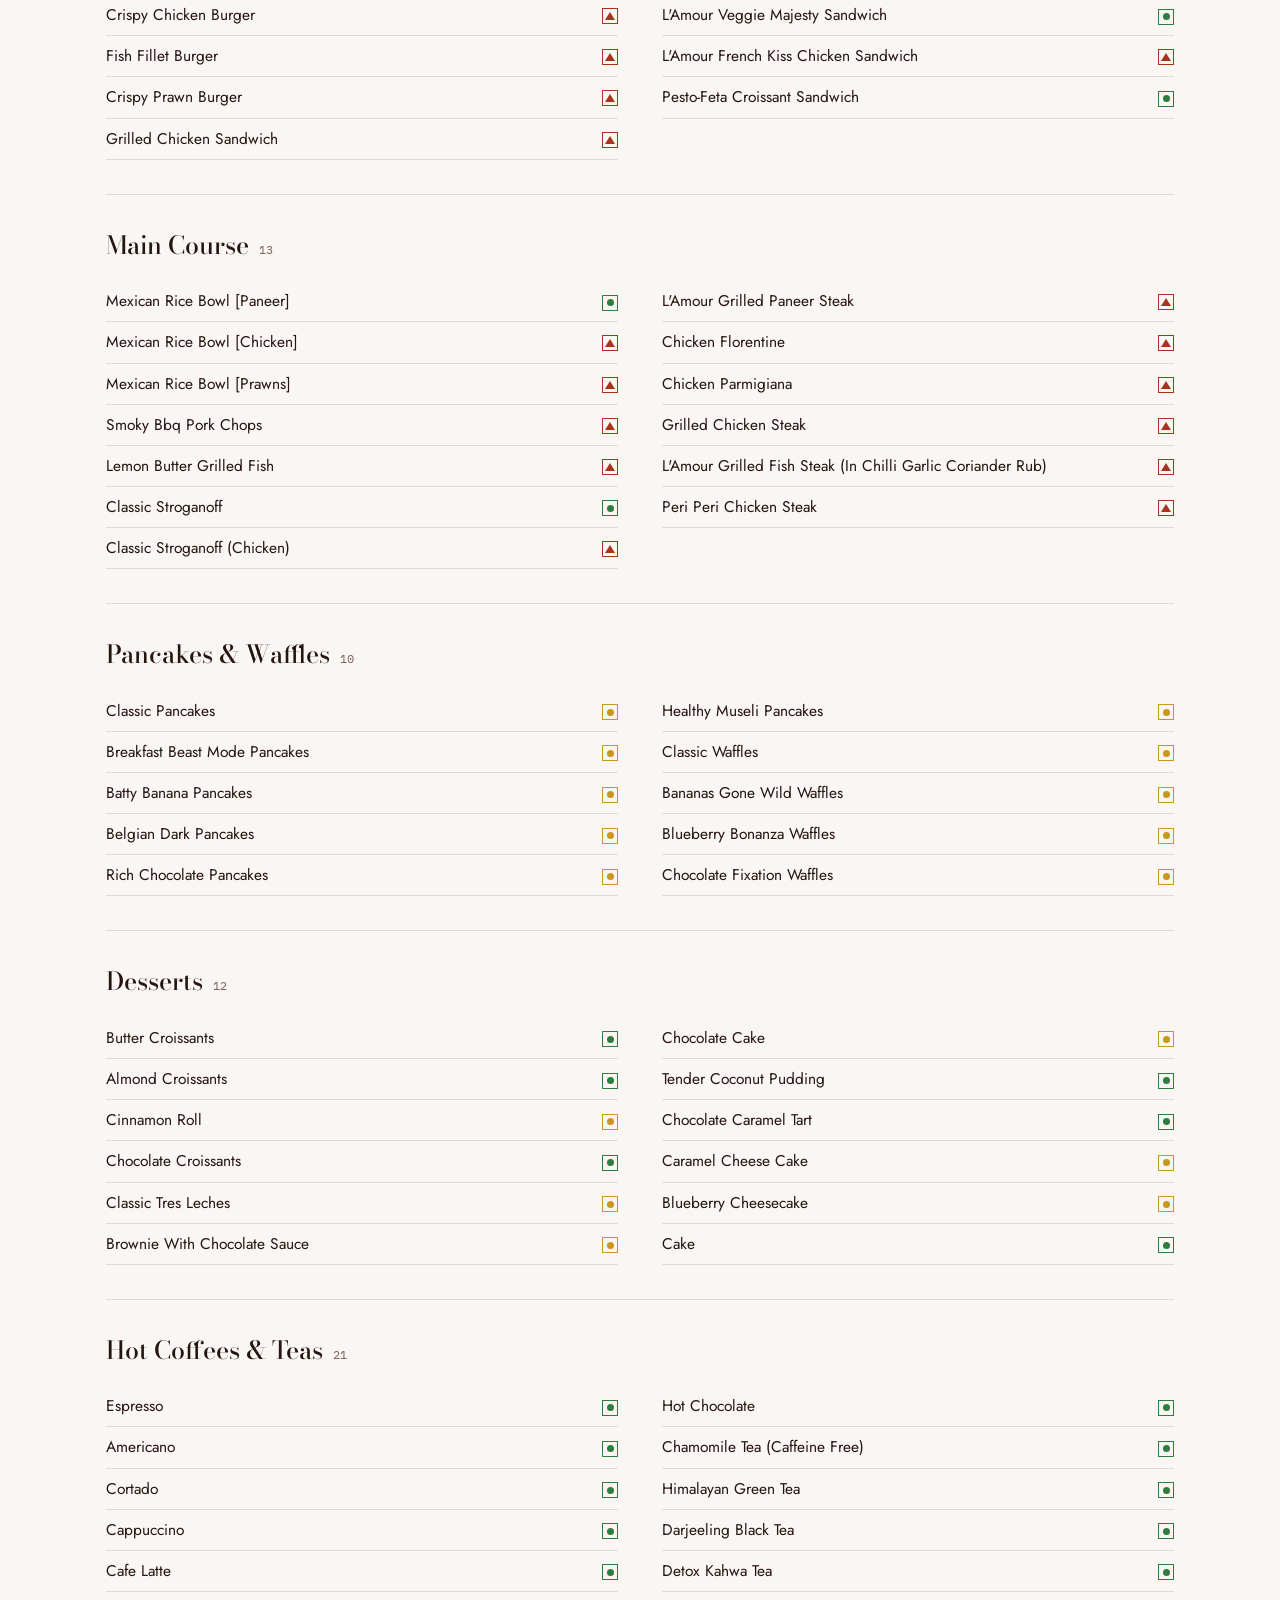
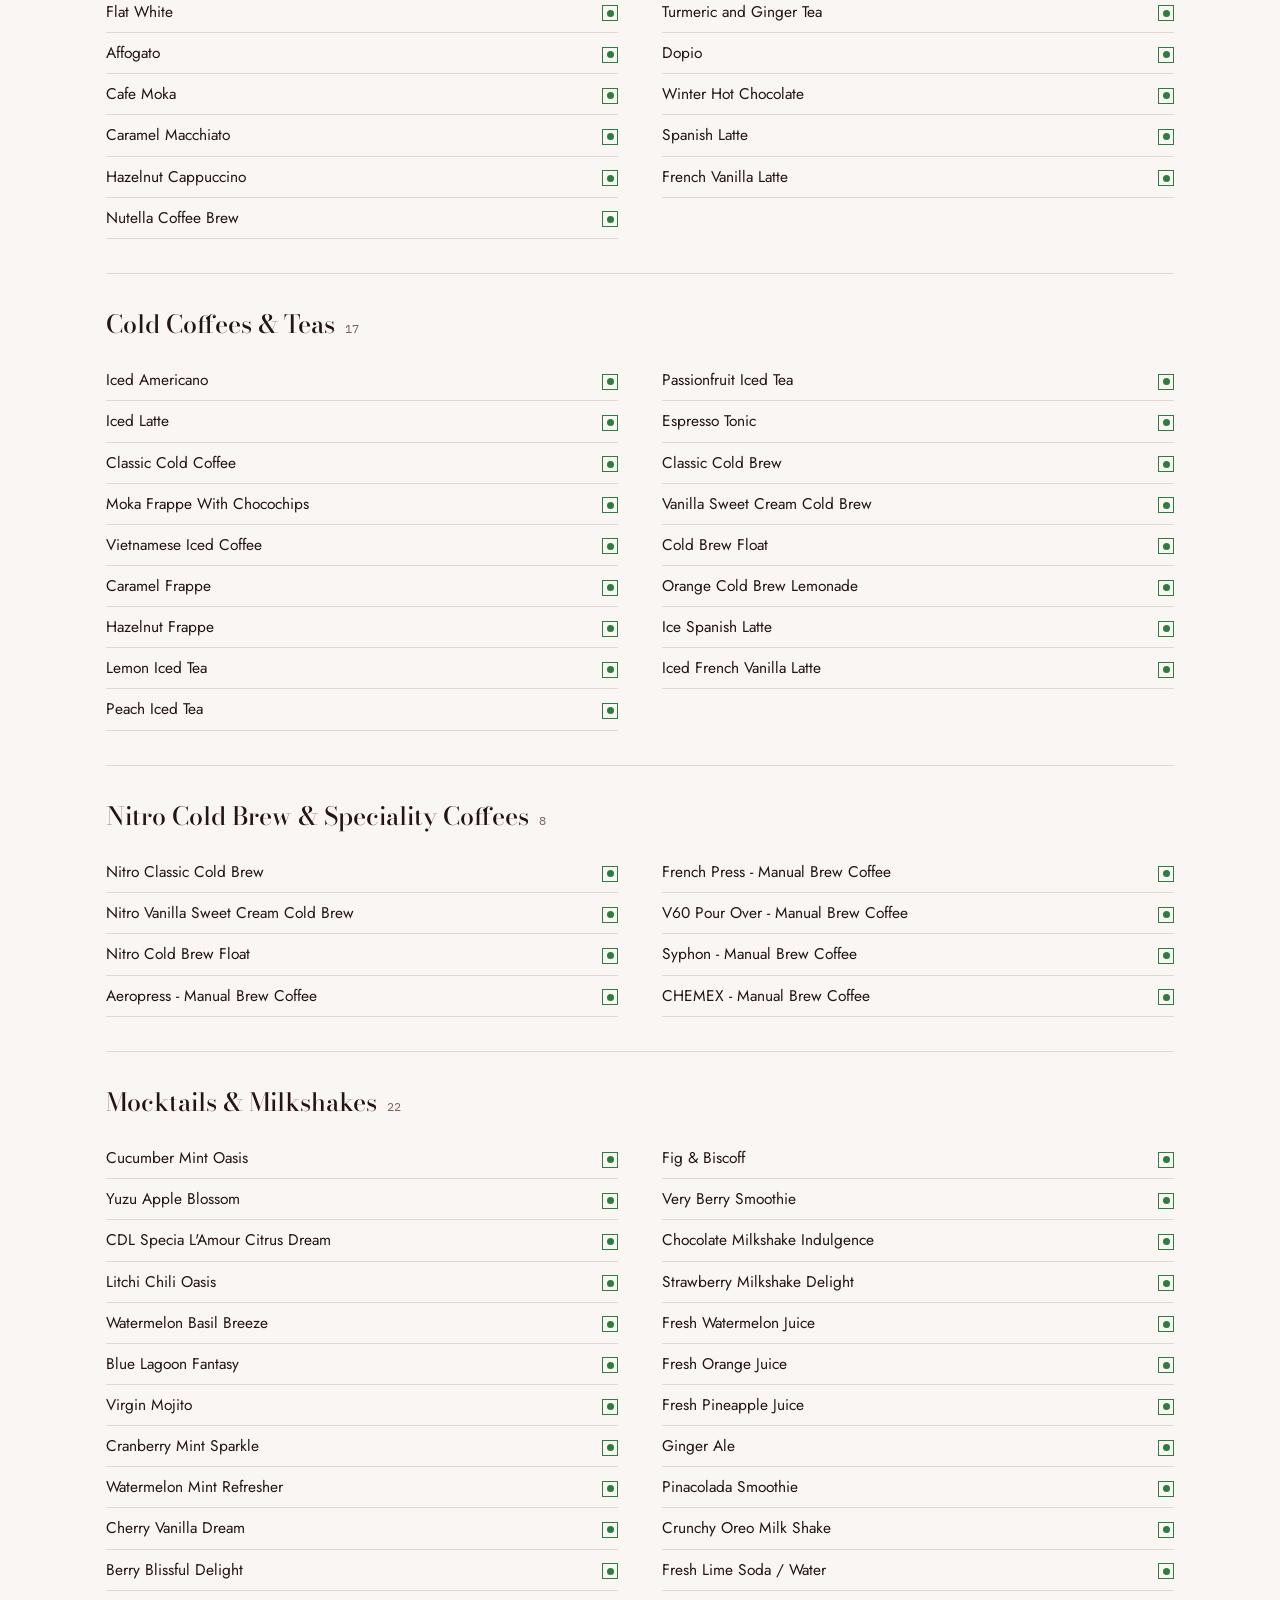
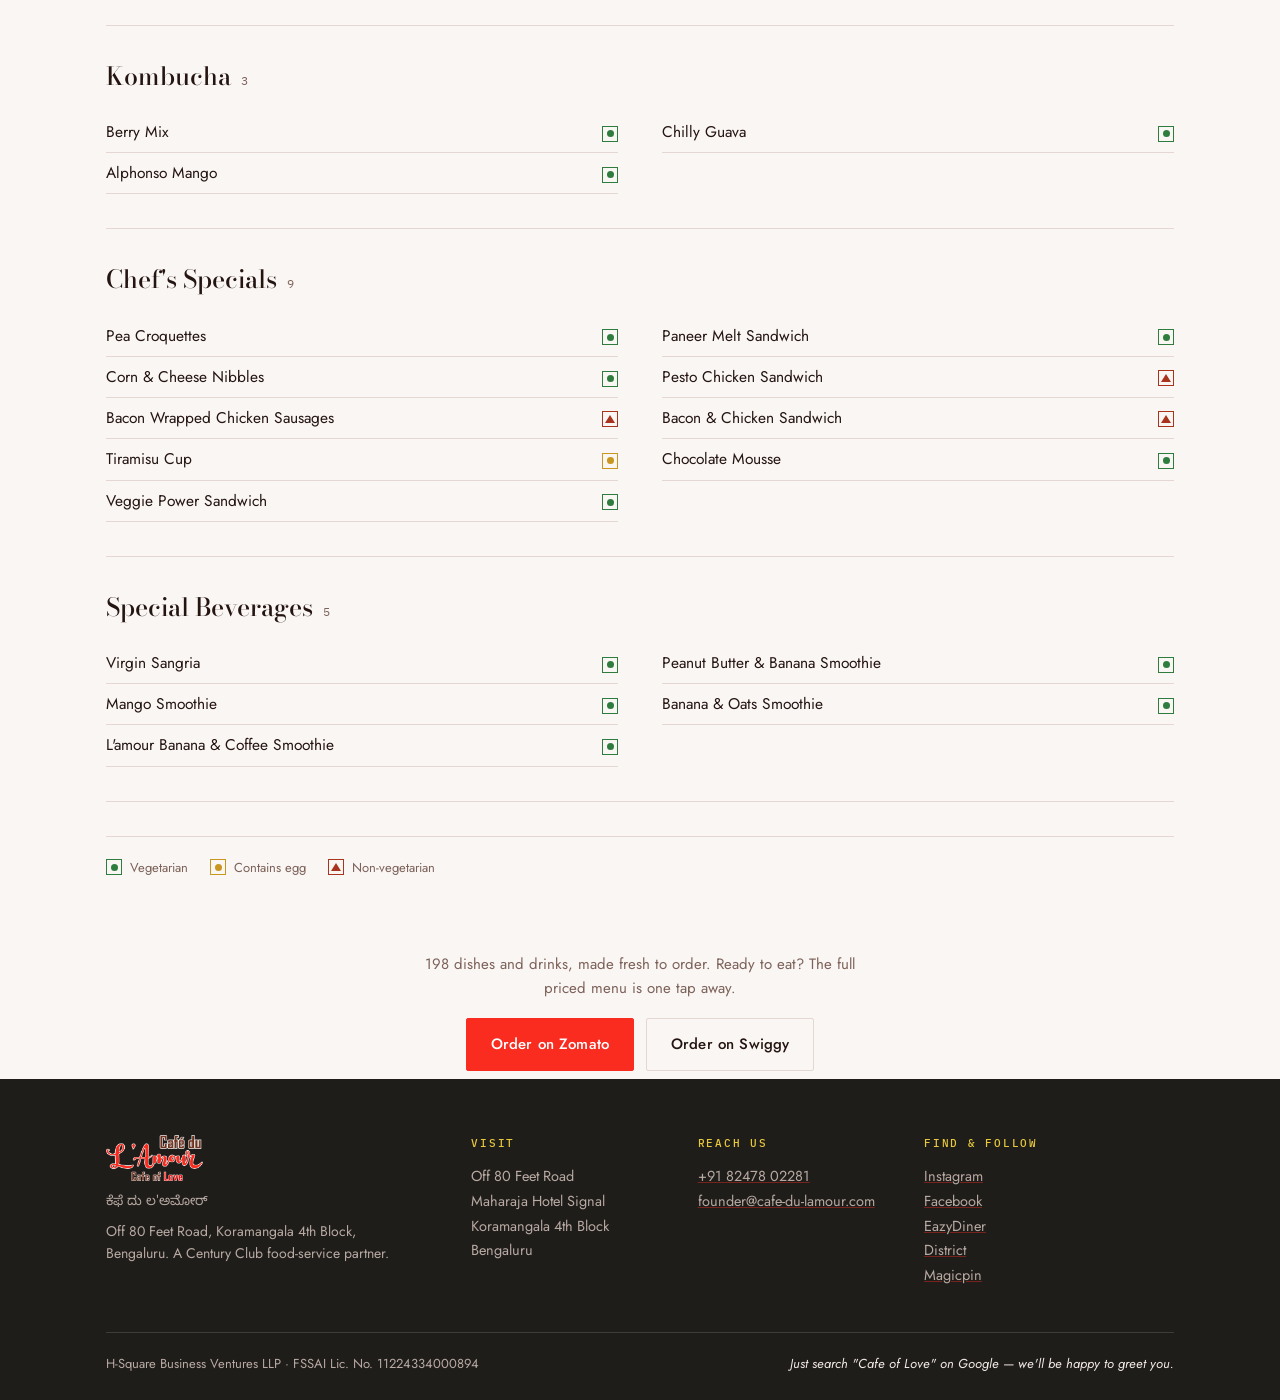
<file: menu.html>
<!doctype html>
<html lang="en">
<head>
<meta charset="utf-8">
<meta name="viewport" content="width=device-width, initial-scale=1">
<title>Café du L'Amour — The Menu</title>
<meta name="description" content="Everything on the menu at Café du L'Amour, Koramangala — breakfast, pasta, pizza, grills, coffee and mocktails, browsable by category. No prices shown here; order via Zomato or Swiggy for the priced menu.">

<link rel="icon" href="img/favicon.ico" sizes="any">
<link rel="apple-touch-icon" href="img/apple-touch-icon.png">
<link rel="canonical" href="https://cafe-du-lamour.com/menu">

<meta property="og:type" content="website">
<meta property="og:site_name" content="Café du L'Amour">
<meta property="og:title" content="The Menu — Café du L'Amour">
<meta property="og:description" content="Everything on the menu at Café du L'Amour, Koramangala, browsable by category.">
<meta property="og:image" content="https://cafe-du-lamour.com/img/og-logo.jpg">
<meta property="og:url" content="https://cafe-du-lamour.com/menu">
<meta name="twitter:card" content="summary_large_image">

<link rel="preconnect" href="https://fonts.googleapis.com">
<link rel="preconnect" href="https://fonts.gstatic.com" crossorigin>
<link rel="stylesheet" href="https://fonts.googleapis.com/css2?family=Bodoni+Moda:ital,opsz,wght@0,6..96,400;0,6..96,500;0,6..96,700;1,6..96,400&family=IBM+Plex+Mono:wght@400;500&family=Jost:ital,wght@0,300;0,400;0,500;0,600;1,400&family=Noto+Sans+Kannada:wght@500;600&display=swap" media="print" onload="this.media='all'">
<noscript><link rel="stylesheet" href="https://fonts.googleapis.com/css2?family=Bodoni+Moda:ital,opsz,wght@0,6..96,400;0,6..96,500;0,6..96,700;1,6..96,400&family=IBM+Plex+Mono:wght@400;500&family=Jost:ital,wght@0,300;0,400;0,500;0,600;1,400&family=Noto+Sans+Kannada:wght@500;600&display=swap"></noscript>
<link rel="stylesheet" href="css/style.css">

<script type="application/ld+json">
{"@context": "https://schema.org", "@type": "BreadcrumbList", "itemListElement": [{"@type": "ListItem", "position": 1, "name": "Café du L'Amour", "item": "https://cafe-du-lamour.com/"}, {"@type": "ListItem", "position": 2, "name": "The Menu", "item": "https://cafe-du-lamour.com/menu"}]}
</script>
<script type="application/ld+json">
{"@context":"https://schema.org","@type":"Menu","@id":"https://cafe-du-lamour.com/menu#menu","name":"Café du L'Amour — Full Menu","url":"https://cafe-du-lamour.com/menu","inLanguage":"en","provider":{"@type":"CafeOrCoffeeShop","@id":"https://cafe-du-lamour.com/#cafe","name":"Café du L'Amour"},"hasMenuSection":[{"@type":"MenuSection","name":"Breakfast","hasMenuItem":[{"@type":"MenuItem","name":"Classic French Toast"},{"@type":"MenuItem","name":"The Express Breakfast"},{"@type":"MenuItem","name":"Big Frenchie Breakfast"},{"@type":"MenuItem","name":"L'Amour Crepes Au Fruit Breakfast"},{"@type":"MenuItem","name":"Full English Breakfast"},{"@type":"MenuItem","name":"Veg Full English Breakfast","suitableForDiet":"https://schema.org/VegetarianDiet"},{"@type":"MenuItem","name":"Healthy Vegan Breakfast","suitableForDiet":"https://schema.org/VegetarianDiet"}]},{"@type":"MenuSection","name":"Toasts & Wraps","hasMenuItem":[{"@type":"MenuItem","name":"Garlic Toast","suitableForDiet":"https://schema.org/VegetarianDiet"},{"@type":"MenuItem","name":"Garlic Toast With Cheese","suitableForDiet":"https://schema.org/VegetarianDiet"},{"@type":"MenuItem","name":"Chilli Cheese Toast","suitableForDiet":"https://schema.org/VegetarianDiet"},{"@type":"MenuItem","name":"French Onion Bruschetta","suitableForDiet":"https://schema.org/VegetarianDiet"},{"@type":"MenuItem","name":"Tomato & Bocconcini Crostini Toast","suitableForDiet":"https://schema.org/VegetarianDiet"},{"@type":"MenuItem","name":"Cheesy Mushrooms Toast","suitableForDiet":"https://schema.org/VegetarianDiet"},{"@type":"MenuItem","name":"Baked Beans On Toast","suitableForDiet":"https://schema.org/VegetarianDiet"},{"@type":"MenuItem","name":"Cilantro Jalapeno Chicken Wrap"},{"@type":"MenuItem","name":"Roasted Veggies & Mozzarella Wrap","suitableForDiet":"https://schema.org/VegetarianDiet"},{"@type":"MenuItem","name":"Bacon And Feta Wrap"},{"@type":"MenuItem","name":"Mediterranean Scrambled Eggs Toast"}]},{"@type":"MenuSection","name":"Egg Preparations","hasMenuItem":[{"@type":"MenuItem","name":"Scrambled Egg"},{"@type":"MenuItem","name":"Egg Bhurji"},{"@type":"MenuItem","name":"Egg Huevos Rotos"},{"@type":"MenuItem","name":"Simple Pleasure Omelette"},{"@type":"MenuItem","name":"Egg White Omelette"},{"@type":"MenuItem","name":"Masala Omelette"},{"@type":"MenuItem","name":"The Great White Omelette"},{"@type":"MenuItem","name":"Pesto Perfection Omelette"},{"@type":"MenuItem","name":"Classic Elegance Omelette"},{"@type":"MenuItem","name":"L'Amour Cheesy Royale Omelette"}]},{"@type":"MenuSection","name":"Starters","hasMenuItem":[{"@type":"MenuItem","name":"Potato Wedges","suitableForDiet":"https://schema.org/VegetarianDiet"},{"@type":"MenuItem","name":"French Fries","suitableForDiet":"https://schema.org/VegetarianDiet"},{"@type":"MenuItem","name":"Peri Peri French Fries","suitableForDiet":"https://schema.org/VegetarianDiet"},{"@type":"MenuItem","name":"Jalapeno Cheese Poppers","suitableForDiet":"https://schema.org/VegetarianDiet"},{"@type":"MenuItem","name":"Gourmet Nachos","suitableForDiet":"https://schema.org/VegetarianDiet"},{"@type":"MenuItem","name":"Chicken Popcorn"},{"@type":"MenuItem","name":"Mushroom And Parmesan Croquettes","suitableForDiet":"https://schema.org/VegetarianDiet"},{"@type":"MenuItem","name":"Mexican Veg Quesadilla","suitableForDiet":"https://schema.org/VegetarianDiet"},{"@type":"MenuItem","name":"L'Amour Chicken Wings"},{"@type":"MenuItem","name":"Supreme Cajun Chicken Frenzy"},{"@type":"MenuItem","name":"Mexican Chicken Quesadilla"},{"@type":"MenuItem","name":"Classic Fish Fingers"},{"@type":"MenuItem","name":"CDL Special Cheesy Garlic Prawns"},{"@type":"MenuItem","name":"Gourmet Nachos Chicken"},{"@type":"MenuItem","name":"Crispy Cauliflower Florets","suitableForDiet":"https://schema.org/VegetarianDiet"}]},{"@type":"MenuSection","name":"Salads / Soups","hasMenuItem":[{"@type":"MenuItem","name":"Thai Cucumber Salad","suitableForDiet":"https://schema.org/VegetarianDiet"},{"@type":"MenuItem","name":"Veg Greek Salad","suitableForDiet":"https://schema.org/VegetarianDiet"},{"@type":"MenuItem","name":"Chicken Greek Salad"},{"@type":"MenuItem","name":"Watermelon & Feta","suitableForDiet":"https://schema.org/VegetarianDiet"},{"@type":"MenuItem","name":"Veg Classic Caesar Salad","suitableForDiet":"https://schema.org/VegetarianDiet"},{"@type":"MenuItem","name":"Chicken Classic Caesar Salad"},{"@type":"MenuItem","name":"Silky Broccoli and Spinach Soup","suitableForDiet":"https://schema.org/VegetarianDiet"},{"@type":"MenuItem","name":"Cream of Mushroom Soup","suitableForDiet":"https://schema.org/VegetarianDiet"},{"@type":"MenuItem","name":"Roasted Tomato Basil Soup","suitableForDiet":"https://schema.org/VegetarianDiet"},{"@type":"MenuItem","name":"Cream of Chicken Soup"}]},{"@type":"MenuSection","name":"Pasta","hasMenuItem":[{"@type":"MenuItem","name":"L'Amour Mac N Cheese Pasta","suitableForDiet":"https://schema.org/VegetarianDiet"},{"@type":"MenuItem","name":"Alfredo Pasta","suitableForDiet":"https://schema.org/VegetarianDiet"},{"@type":"MenuItem","name":"Arrabiata Pasta","suitableForDiet":"https://schema.org/VegetarianDiet"},{"@type":"MenuItem","name":"Basil Pesto Pasta","suitableForDiet":"https://schema.org/VegetarianDiet"},{"@type":"MenuItem","name":"Primavera Pasta","suitableForDiet":"https://schema.org/VegetarianDiet"},{"@type":"MenuItem","name":"Spaghetti Aglio-Olio Pasta","suitableForDiet":"https://schema.org/VegetarianDiet"},{"@type":"MenuItem","name":"Spaghetti Mushroom Florentine Pasta","suitableForDiet":"https://schema.org/VegetarianDiet"},{"@type":"MenuItem","name":"Spaghetti Carbonara Pasta - Bacon"}]},{"@type":"MenuSection","name":"Pizzas","hasMenuItem":[{"@type":"MenuItem","name":"L'Amour Farmhouse Pizza","suitableForDiet":"https://schema.org/VegetarianDiet"},{"@type":"MenuItem","name":"Rustica Veggie Pizza","suitableForDiet":"https://schema.org/VegetarianDiet"},{"@type":"MenuItem","name":"Fiery Peri-Peri Paneer Pizza","suitableForDiet":"https://schema.org/VegetarianDiet"},{"@type":"MenuItem","name":"Smoky BBQ Paneer Pizza","suitableForDiet":"https://schema.org/VegetarianDiet"},{"@type":"MenuItem","name":"Golden Oven-Roasted Chicken Pizza"},{"@type":"MenuItem","name":"L'Amour Pesto Chicken Pizza"},{"@type":"MenuItem","name":"Classic Italian Margherita Pizza","suitableForDiet":"https://schema.org/VegetarianDiet"},{"@type":"MenuItem","name":"Smoky BBQ Chicken Pizzza"}]},{"@type":"MenuSection","name":"Burgers & Sandwiches","hasMenuItem":[{"@type":"MenuItem","name":"Veggie Delight Burger","suitableForDiet":"https://schema.org/VegetarianDiet"},{"@type":"MenuItem","name":"Crispy Chicken Burger"},{"@type":"MenuItem","name":"Fish Fillet Burger"},{"@type":"MenuItem","name":"Crispy Prawn Burger"},{"@type":"MenuItem","name":"Grilled Chicken Sandwich"},{"@type":"MenuItem","name":"Vegan Delighte Sandwich","suitableForDiet":"https://schema.org/VegetarianDiet"},{"@type":"MenuItem","name":"L'Amour Veggie Majesty Sandwich","suitableForDiet":"https://schema.org/VegetarianDiet"},{"@type":"MenuItem","name":"L'Amour French Kiss Chicken Sandwich"},{"@type":"MenuItem","name":"Pesto-Feta Croissant Sandwich","suitableForDiet":"https://schema.org/VegetarianDiet"}]},{"@type":"MenuSection","name":"Main Course","hasMenuItem":[{"@type":"MenuItem","name":"Mexican Rice Bowl [Paneer]","suitableForDiet":"https://schema.org/VegetarianDiet"},{"@type":"MenuItem","name":"Mexican Rice Bowl [Chicken]"},{"@type":"MenuItem","name":"Mexican Rice Bowl [Prawns]"},{"@type":"MenuItem","name":"Smoky Bbq Pork Chops"},{"@type":"MenuItem","name":"Lemon Butter Grilled Fish"},{"@type":"MenuItem","name":"Classic Stroganoff","suitableForDiet":"https://schema.org/VegetarianDiet"},{"@type":"MenuItem","name":"Classic Stroganoff (Chicken)"},{"@type":"MenuItem","name":"L'Amour Grilled Paneer Steak"},{"@type":"MenuItem","name":"Chicken Florentine"},{"@type":"MenuItem","name":"Chicken Parmigiana"},{"@type":"MenuItem","name":"Grilled Chicken Steak"},{"@type":"MenuItem","name":"L'Amour Grilled Fish Steak (In Chilli Garlic Coriander Rub)"},{"@type":"MenuItem","name":"Peri Peri Chicken Steak"}]},{"@type":"MenuSection","name":"Pancakes & Waffles","hasMenuItem":[{"@type":"MenuItem","name":"Classic Pancakes"},{"@type":"MenuItem","name":"Breakfast Beast Mode Pancakes"},{"@type":"MenuItem","name":"Batty Banana Pancakes"},{"@type":"MenuItem","name":"Belgian Dark Pancakes"},{"@type":"MenuItem","name":"Rich Chocolate Pancakes"},{"@type":"MenuItem","name":"Healthy Museli Pancakes"},{"@type":"MenuItem","name":"Classic Waffles"},{"@type":"MenuItem","name":"Bananas Gone Wild Waffles"},{"@type":"MenuItem","name":"Blueberry Bonanza Waffles"},{"@type":"MenuItem","name":"Chocolate Fixation Waffles"}]},{"@type":"MenuSection","name":"Desserts","hasMenuItem":[{"@type":"MenuItem","name":"Butter Croissants","suitableForDiet":"https://schema.org/VegetarianDiet"},{"@type":"MenuItem","name":"Almond Croissants","suitableForDiet":"https://schema.org/VegetarianDiet"},{"@type":"MenuItem","name":"Cinnamon Roll"},{"@type":"MenuItem","name":"Chocolate Croissants","suitableForDiet":"https://schema.org/VegetarianDiet"},{"@type":"MenuItem","name":"Classic Tres Leches"},{"@type":"MenuItem","name":"Brownie With Chocolate Sauce"},{"@type":"MenuItem","name":"Chocolate Cake"},{"@type":"MenuItem","name":"Tender Coconut Pudding","suitableForDiet":"https://schema.org/VegetarianDiet"},{"@type":"MenuItem","name":"Chocolate Caramel Tart","suitableForDiet":"https://schema.org/VegetarianDiet"},{"@type":"MenuItem","name":"Caramel Cheese Cake"},{"@type":"MenuItem","name":"Blueberry Cheesecake"},{"@type":"MenuItem","name":"Cake","suitableForDiet":"https://schema.org/VegetarianDiet"}]},{"@type":"MenuSection","name":"Hot Coffees & Teas","hasMenuItem":[{"@type":"MenuItem","name":"Espresso","suitableForDiet":"https://schema.org/VegetarianDiet"},{"@type":"MenuItem","name":"Americano","suitableForDiet":"https://schema.org/VegetarianDiet"},{"@type":"MenuItem","name":"Cortado","suitableForDiet":"https://schema.org/VegetarianDiet"},{"@type":"MenuItem","name":"Cappuccino","suitableForDiet":"https://schema.org/VegetarianDiet"},{"@type":"MenuItem","name":"Cafe Latte","suitableForDiet":"https://schema.org/VegetarianDiet"},{"@type":"MenuItem","name":"Flat White","suitableForDiet":"https://schema.org/VegetarianDiet"},{"@type":"MenuItem","name":"Affogato","suitableForDiet":"https://schema.org/VegetarianDiet"},{"@type":"MenuItem","name":"Cafe Moka","suitableForDiet":"https://schema.org/VegetarianDiet"},{"@type":"MenuItem","name":"Caramel Macchiato","suitableForDiet":"https://schema.org/VegetarianDiet"},{"@type":"MenuItem","name":"Hazelnut Cappuccino","suitableForDiet":"https://schema.org/VegetarianDiet"},{"@type":"MenuItem","name":"Nutella Coffee Brew","suitableForDiet":"https://schema.org/VegetarianDiet"},{"@type":"MenuItem","name":"Hot Chocolate","suitableForDiet":"https://schema.org/VegetarianDiet"},{"@type":"MenuItem","name":"Chamomile Tea (Caffeine Free)","suitableForDiet":"https://schema.org/VegetarianDiet"},{"@type":"MenuItem","name":"Himalayan Green Tea","suitableForDiet":"https://schema.org/VegetarianDiet"},{"@type":"MenuItem","name":"Darjeeling Black Tea","suitableForDiet":"https://schema.org/VegetarianDiet"},{"@type":"MenuItem","name":"Detox Kahwa Tea","suitableForDiet":"https://schema.org/VegetarianDiet"},{"@type":"MenuItem","name":"Turmeric and Ginger Tea","suitableForDiet":"https://schema.org/VegetarianDiet"},{"@type":"MenuItem","name":"Dopio","suitableForDiet":"https://schema.org/VegetarianDiet"},{"@type":"MenuItem","name":"Winter Hot Chocolate","suitableForDiet":"https://schema.org/VegetarianDiet"},{"@type":"MenuItem","name":"Spanish Latte","suitableForDiet":"https://schema.org/VegetarianDiet"},{"@type":"MenuItem","name":"French Vanilla Latte","suitableForDiet":"https://schema.org/VegetarianDiet"}]},{"@type":"MenuSection","name":"Cold Coffees & Teas","hasMenuItem":[{"@type":"MenuItem","name":"Iced Americano","suitableForDiet":"https://schema.org/VegetarianDiet"},{"@type":"MenuItem","name":"Iced Latte","suitableForDiet":"https://schema.org/VegetarianDiet"},{"@type":"MenuItem","name":"Classic Cold Coffee","suitableForDiet":"https://schema.org/VegetarianDiet"},{"@type":"MenuItem","name":"Moka Frappe With Chocochips","suitableForDiet":"https://schema.org/VegetarianDiet"},{"@type":"MenuItem","name":"Vietnamese Iced Coffee","suitableForDiet":"https://schema.org/VegetarianDiet"},{"@type":"MenuItem","name":"Caramel Frappe","suitableForDiet":"https://schema.org/VegetarianDiet"},{"@type":"MenuItem","name":"Hazelnut Frappe","suitableForDiet":"https://schema.org/VegetarianDiet"},{"@type":"MenuItem","name":"Lemon Iced Tea","suitableForDiet":"https://schema.org/VegetarianDiet"},{"@type":"MenuItem","name":"Peach Iced Tea","suitableForDiet":"https://schema.org/VegetarianDiet"},{"@type":"MenuItem","name":"Passionfruit Iced Tea","suitableForDiet":"https://schema.org/VegetarianDiet"},{"@type":"MenuItem","name":"Espresso Tonic","suitableForDiet":"https://schema.org/VegetarianDiet"},{"@type":"MenuItem","name":"Classic Cold Brew","suitableForDiet":"https://schema.org/VegetarianDiet"},{"@type":"MenuItem","name":"Vanilla Sweet Cream Cold Brew","suitableForDiet":"https://schema.org/VegetarianDiet"},{"@type":"MenuItem","name":"Cold Brew Float","suitableForDiet":"https://schema.org/VegetarianDiet"},{"@type":"MenuItem","name":"Orange Cold Brew Lemonade","suitableForDiet":"https://schema.org/VegetarianDiet"},{"@type":"MenuItem","name":"Ice Spanish Latte","suitableForDiet":"https://schema.org/VegetarianDiet"},{"@type":"MenuItem","name":"Iced French Vanilla Latte","suitableForDiet":"https://schema.org/VegetarianDiet"}]},{"@type":"MenuSection","name":"Nitro Cold Brew & Speciality Coffees","hasMenuItem":[{"@type":"MenuItem","name":"Nitro Classic Cold Brew","suitableForDiet":"https://schema.org/VegetarianDiet"},{"@type":"MenuItem","name":"Nitro Vanilla Sweet Cream Cold Brew","suitableForDiet":"https://schema.org/VegetarianDiet"},{"@type":"MenuItem","name":"Nitro Cold Brew Float","suitableForDiet":"https://schema.org/VegetarianDiet"},{"@type":"MenuItem","name":"Aeropress - Manual Brew Coffee","suitableForDiet":"https://schema.org/VegetarianDiet"},{"@type":"MenuItem","name":"French Press - Manual Brew Coffee","suitableForDiet":"https://schema.org/VegetarianDiet"},{"@type":"MenuItem","name":"V60 Pour Over - Manual Brew Coffee","suitableForDiet":"https://schema.org/VegetarianDiet"},{"@type":"MenuItem","name":"Syphon - Manual Brew Coffee","suitableForDiet":"https://schema.org/VegetarianDiet"},{"@type":"MenuItem","name":"CHEMEX - Manual Brew Coffee","suitableForDiet":"https://schema.org/VegetarianDiet"}]},{"@type":"MenuSection","name":"Mocktails & Milkshakes","hasMenuItem":[{"@type":"MenuItem","name":"Cucumber Mint Oasis","suitableForDiet":"https://schema.org/VegetarianDiet"},{"@type":"MenuItem","name":"Yuzu Apple Blossom","suitableForDiet":"https://schema.org/VegetarianDiet"},{"@type":"MenuItem","name":"CDL Specia L'Amour Citrus Dream","suitableForDiet":"https://schema.org/VegetarianDiet"},{"@type":"MenuItem","name":"Litchi Chili Oasis","suitableForDiet":"https://schema.org/VegetarianDiet"},{"@type":"MenuItem","name":"Watermelon Basil Breeze","suitableForDiet":"https://schema.org/VegetarianDiet"},{"@type":"MenuItem","name":"Blue Lagoon Fantasy","suitableForDiet":"https://schema.org/VegetarianDiet"},{"@type":"MenuItem","name":"Virgin Mojito","suitableForDiet":"https://schema.org/VegetarianDiet"},{"@type":"MenuItem","name":"Cranberry Mint Sparkle","suitableForDiet":"https://schema.org/VegetarianDiet"},{"@type":"MenuItem","name":"Watermelon Mint Refresher","suitableForDiet":"https://schema.org/VegetarianDiet"},{"@type":"MenuItem","name":"Cherry Vanilla Dream","suitableForDiet":"https://schema.org/VegetarianDiet"},{"@type":"MenuItem","name":"Berry Blissful Delight","suitableForDiet":"https://schema.org/VegetarianDiet"},{"@type":"MenuItem","name":"Fig & Biscoff","suitableForDiet":"https://schema.org/VegetarianDiet"},{"@type":"MenuItem","name":"Very Berry Smoothie","suitableForDiet":"https://schema.org/VegetarianDiet"},{"@type":"MenuItem","name":"Chocolate Milkshake Indulgence","suitableForDiet":"https://schema.org/VegetarianDiet"},{"@type":"MenuItem","name":"Strawberry Milkshake Delight","suitableForDiet":"https://schema.org/VegetarianDiet"},{"@type":"MenuItem","name":"Fresh Watermelon Juice","suitableForDiet":"https://schema.org/VegetarianDiet"},{"@type":"MenuItem","name":"Fresh Orange Juice","suitableForDiet":"https://schema.org/VegetarianDiet"},{"@type":"MenuItem","name":"Fresh Pineapple Juice","suitableForDiet":"https://schema.org/VegetarianDiet"},{"@type":"MenuItem","name":"Ginger Ale","suitableForDiet":"https://schema.org/VegetarianDiet"},{"@type":"MenuItem","name":"Pinacolada Smoothie","suitableForDiet":"https://schema.org/VegetarianDiet"},{"@type":"MenuItem","name":"Crunchy Oreo Milk Shake","suitableForDiet":"https://schema.org/VegetarianDiet"},{"@type":"MenuItem","name":"Fresh Lime Soda / Water","suitableForDiet":"https://schema.org/VegetarianDiet"}]},{"@type":"MenuSection","name":"Kombucha","hasMenuItem":[{"@type":"MenuItem","name":"Berry Mix","suitableForDiet":"https://schema.org/VegetarianDiet"},{"@type":"MenuItem","name":"Alphonso Mango","suitableForDiet":"https://schema.org/VegetarianDiet"},{"@type":"MenuItem","name":"Chilly Guava","suitableForDiet":"https://schema.org/VegetarianDiet"}]},{"@type":"MenuSection","name":"Chef's Specials","hasMenuItem":[{"@type":"MenuItem","name":"Pea Croquettes","suitableForDiet":"https://schema.org/VegetarianDiet"},{"@type":"MenuItem","name":"Corn & Cheese Nibbles","suitableForDiet":"https://schema.org/VegetarianDiet"},{"@type":"MenuItem","name":"Bacon Wrapped Chicken Sausages"},{"@type":"MenuItem","name":"Tiramisu Cup"},{"@type":"MenuItem","name":"Veggie Power Sandwich","suitableForDiet":"https://schema.org/VegetarianDiet"},{"@type":"MenuItem","name":"Paneer Melt Sandwich","suitableForDiet":"https://schema.org/VegetarianDiet"},{"@type":"MenuItem","name":"Pesto Chicken Sandwich"},{"@type":"MenuItem","name":"Bacon & Chicken Sandwich"},{"@type":"MenuItem","name":"Chocolate Mousse","suitableForDiet":"https://schema.org/VegetarianDiet"}]},{"@type":"MenuSection","name":"Special Beverages","hasMenuItem":[{"@type":"MenuItem","name":"Virgin Sangria","suitableForDiet":"https://schema.org/VegetarianDiet"},{"@type":"MenuItem","name":"Mango Smoothie","suitableForDiet":"https://schema.org/VegetarianDiet"},{"@type":"MenuItem","name":"L'amour Banana & Coffee Smoothie","suitableForDiet":"https://schema.org/VegetarianDiet"},{"@type":"MenuItem","name":"Peanut Butter & Banana Smoothie","suitableForDiet":"https://schema.org/VegetarianDiet"},{"@type":"MenuItem","name":"Banana & Oats Smoothie","suitableForDiet":"https://schema.org/VegetarianDiet"}]}]}
</script>
</head>
<body>

<a class="sr-only" href="#main">Skip to content</a>

<!-- ============ MASTHEAD ============ -->
<header class="masthead">
  <div class="bar">
    <a class="brand" href="/">
      <img class="wordmark" src="img/wordmark-640.png" srcset="img/wordmark-320.png 320w, img/wordmark-640.png 640w" alt="Café du L'Amour — Cafe of Love" width="640" height="302">
      <span class="kn">ಕೆಫೆ ದು ಲ'ಅಮೋರ್</span>
    </a>

    <span class="status-pill" data-status-pill>
      <span class="dot" aria-hidden="true"></span>
      <span data-status-text>Checking hours…</span>
    </span>

    <nav aria-label="Primary">
      <a href="/#best-sellers">Dine-In</a>
      <a href="/#coffee">Coffees</a>
      <a href="/#best-sellers">Mocktails</a>
      <a href="/menu" aria-current="page">Full Menu</a>
      <a href="/#visit">Visit</a>
    </nav>

    <a class="btn btn-solid order-btn" href="#" data-order-open>Order</a>

    <button class="nav-toggle" data-nav-toggle aria-expanded="false" aria-controls="mobile-menu" aria-label="Open menu">
      <span></span>
    </button>
  </div>
  <div class="mobile-menu" id="mobile-menu" data-mobile-menu>
    <a href="/#best-sellers">Dine-In</a>
    <a href="/#coffee">Coffees</a>
    <a href="/#best-sellers">Mocktails</a>
    <a href="/menu" aria-current="page">Full Menu</a>
    <a href="/#visit">Visit</a>
  </div>
</header>

<!-- order sheet -->
<div class="order-sheet" data-order-sheet role="dialog" aria-modal="true" aria-labelledby="order-title">
  <div class="order-card">
    <div class="row"><button class="close" data-order-close aria-label="Close">&times;</button></div>
    <h3 id="order-title">Order from Café du L'Amour</h3>
    <p style="color:var(--muted);font-size:14.5px">You'll leave this page — ordering is handled by our delivery partners.</p>
    <div class="order-links">
      <a href="https://www.zomato.com/bangalore/cafe-du-lamour-1-koramangala-4th-block-bangalore/order" target="_blank" rel="noopener">Order on Zomato <span class="arrow">→</span></a>
      <a href="https://www.swiggy.com/city/bangalore/cafe-du-lamour-koramangala-rest927690" target="_blank" rel="noopener">Order on Swiggy <span class="arrow">→</span></a>
    </div>
  </div>
</div>

<main id="main">

  <!-- ============ INTRO ============ -->
  <section class="menu-hero" data-hero>
    <div class="wrap">
      <p class="lab">The full range</p>
      <h1>Everything on the menu.</h1>
      <p>Breakfast through last call — every dish and drink we make, grouped the way our kitchen groups them. This page shows the range, not the price list.</p>
      <div class="note">
        <b>No prices here on purpose.</b> Prices change more often than this page will — for current pricing, order directly through <a href="https://www.zomato.com/bangalore/cafe-du-lamour-1-koramangala-4th-block-bangalore/order" target="_blank" rel="noopener">Zomato</a> or <a href="https://www.swiggy.com/city/bangalore/cafe-du-lamour-koramangala-rest927690" target="_blank" rel="noopener">Swiggy</a>, both of which stay current automatically.
      </div>
      <div class="ctas">
        <a class="btn btn-solid" href="#" data-order-open>Order online</a>
        <a class="btn btn-ghost" href="/#best-sellers">See the best-sellers</a>
      </div>
    </div>
  </section>

  <!-- ============ JUMP NAV ============ -->
  <div class="wrap">
      <nav class="menu-jump" aria-label="Jump to category">
        <a href="#breakfast">Breakfast</a>
        <a href="#toasts-wraps">Toasts &amp; Wraps</a>
        <a href="#egg-preparations">Egg Preparations</a>
        <a href="#starters">Starters</a>
        <a href="#salads-soups">Salads / Soups</a>
        <a href="#pasta">Pasta</a>
        <a href="#pizzas">Pizzas</a>
        <a href="#burgers-sandwiches">Burgers &amp; Sandwiches</a>
        <a href="#main-course">Main Course</a>
        <a href="#pancakes-waffles">Pancakes &amp; Waffles</a>
        <a href="#desserts">Desserts</a>
        <a href="#hot-coffees-teas">Hot Coffees &amp; Teas</a>
        <a href="#cold-coffees-teas">Cold Coffees &amp; Teas</a>
        <a href="#nitro-cold-brew-speciality-coffees">Nitro Cold Brew &amp; Speciality Coffees</a>
        <a href="#mocktails-milkshakes">Mocktails &amp; Milkshakes</a>
        <a href="#kombucha">Kombucha</a>
        <a href="#chef-s-specials">Chef&#x27;s Specials</a>
        <a href="#special-beverages">Special Beverages</a>
      </nav>

    <!-- ============ CATEGORY INDEX ============ -->
    <div class="menu-index">
      <div class="menu-cat" id="breakfast">
        <h3>Breakfast <span class="menu-cat-count">7</span></h3>
        <ul class="menu-list">
          <li><span class="menu-item-name">Classic French Toast</span><span class="menu-item-diet"><span class="diet egg" title="Contains egg" aria-label="Contains egg"></span></span></li>
          <li><span class="menu-item-name">The Express Breakfast</span><span class="menu-item-diet"><span class="diet nonveg" title="Non-vegetarian" aria-label="Non-vegetarian"></span></span></li>
          <li><span class="menu-item-name">Big Frenchie Breakfast</span><span class="menu-item-diet"><span class="diet nonveg" title="Non-vegetarian" aria-label="Non-vegetarian"></span></span></li>
          <li><span class="menu-item-name">L&#x27;Amour Crepes Au Fruit Breakfast</span><span class="menu-item-diet"><span class="diet egg" title="Contains egg" aria-label="Contains egg"></span></span></li>
          <li><span class="menu-item-name">Full English Breakfast</span><span class="menu-item-diet"><span class="diet nonveg" title="Non-vegetarian" aria-label="Non-vegetarian"></span></span></li>
          <li><span class="menu-item-name">Veg Full English Breakfast</span><span class="menu-item-diet"><span class="diet veg" title="Vegetarian" aria-label="Vegetarian"></span></span></li>
          <li><span class="menu-item-name">Healthy Vegan Breakfast</span><span class="menu-item-diet"><span class="diet veg" title="Vegetarian" aria-label="Vegetarian"></span></span></li>
        </ul>
      </div>
      <div class="menu-cat" id="toasts-wraps">
        <h3>Toasts &amp; Wraps <span class="menu-cat-count">11</span></h3>
        <ul class="menu-list">
          <li><span class="menu-item-name">Garlic Toast</span><span class="menu-item-diet"><span class="diet veg" title="Vegetarian" aria-label="Vegetarian"></span></span></li>
          <li><span class="menu-item-name">Garlic Toast With Cheese</span><span class="menu-item-diet"><span class="diet veg" title="Vegetarian" aria-label="Vegetarian"></span></span></li>
          <li><span class="menu-item-name">Chilli Cheese Toast</span><span class="menu-item-diet"><span class="diet veg" title="Vegetarian" aria-label="Vegetarian"></span></span></li>
          <li><span class="menu-item-name">French Onion Bruschetta</span><span class="menu-item-diet"><span class="diet veg" title="Vegetarian" aria-label="Vegetarian"></span></span></li>
          <li><span class="menu-item-name">Tomato &amp; Bocconcini Crostini Toast</span><span class="menu-item-diet"><span class="diet veg" title="Vegetarian" aria-label="Vegetarian"></span></span></li>
          <li><span class="menu-item-name">Cheesy Mushrooms Toast</span><span class="menu-item-diet"><span class="diet veg" title="Vegetarian" aria-label="Vegetarian"></span></span></li>
          <li><span class="menu-item-name">Baked Beans On Toast</span><span class="menu-item-diet"><span class="diet veg" title="Vegetarian" aria-label="Vegetarian"></span></span></li>
          <li><span class="menu-item-name">Cilantro Jalapeno Chicken Wrap</span><span class="menu-item-diet"><span class="diet nonveg" title="Non-vegetarian" aria-label="Non-vegetarian"></span></span></li>
          <li><span class="menu-item-name">Roasted Veggies &amp; Mozzarella Wrap</span><span class="menu-item-diet"><span class="diet veg" title="Vegetarian" aria-label="Vegetarian"></span></span></li>
          <li><span class="menu-item-name">Bacon And Feta Wrap</span><span class="menu-item-diet"><span class="diet nonveg" title="Non-vegetarian" aria-label="Non-vegetarian"></span></span></li>
          <li><span class="menu-item-name">Mediterranean Scrambled Eggs Toast</span><span class="menu-item-diet"><span class="diet egg" title="Contains egg" aria-label="Contains egg"></span></span></li>
        </ul>
      </div>
      <div class="menu-cat" id="egg-preparations">
        <h3>Egg Preparations <span class="menu-cat-count">10</span></h3>
        <ul class="menu-list">
          <li><span class="menu-item-name">Scrambled Egg</span><span class="menu-item-diet"><span class="diet egg" title="Contains egg" aria-label="Contains egg"></span></span></li>
          <li><span class="menu-item-name">Egg Bhurji</span><span class="menu-item-diet"><span class="diet egg" title="Contains egg" aria-label="Contains egg"></span></span></li>
          <li><span class="menu-item-name">Egg Huevos Rotos</span><span class="menu-item-diet"><span class="diet egg" title="Contains egg" aria-label="Contains egg"></span></span></li>
          <li><span class="menu-item-name">Simple Pleasure Omelette</span><span class="menu-item-diet"><span class="diet egg" title="Contains egg" aria-label="Contains egg"></span></span></li>
          <li><span class="menu-item-name">Egg White Omelette</span><span class="menu-item-diet"><span class="diet egg" title="Contains egg" aria-label="Contains egg"></span></span></li>
          <li><span class="menu-item-name">Masala Omelette</span><span class="menu-item-diet"><span class="diet egg" title="Contains egg" aria-label="Contains egg"></span></span></li>
          <li><span class="menu-item-name">The Great White Omelette</span><span class="menu-item-diet"><span class="diet egg" title="Contains egg" aria-label="Contains egg"></span></span></li>
          <li><span class="menu-item-name">Pesto Perfection Omelette</span><span class="menu-item-diet"><span class="diet egg" title="Contains egg" aria-label="Contains egg"></span></span></li>
          <li><span class="menu-item-name">Classic Elegance Omelette</span><span class="menu-item-diet"><span class="diet egg" title="Contains egg" aria-label="Contains egg"></span></span></li>
          <li><span class="menu-item-name">L&#x27;Amour Cheesy Royale Omelette</span><span class="menu-item-diet"><span class="diet egg" title="Contains egg" aria-label="Contains egg"></span></span></li>
        </ul>
      </div>
      <div class="menu-cat" id="starters">
        <h3>Starters <span class="menu-cat-count">15</span></h3>
        <ul class="menu-list">
          <li><span class="menu-item-name">Potato Wedges</span><span class="menu-item-diet"><span class="diet veg" title="Vegetarian" aria-label="Vegetarian"></span></span></li>
          <li><span class="menu-item-name">French Fries</span><span class="menu-item-diet"><span class="diet veg" title="Vegetarian" aria-label="Vegetarian"></span></span></li>
          <li><span class="menu-item-name">Peri Peri French Fries</span><span class="menu-item-diet"><span class="diet veg" title="Vegetarian" aria-label="Vegetarian"></span></span></li>
          <li><span class="menu-item-name">Jalapeno Cheese Poppers</span><span class="menu-item-diet"><span class="diet veg" title="Vegetarian" aria-label="Vegetarian"></span></span></li>
          <li><span class="menu-item-name">Gourmet Nachos</span><span class="menu-item-diet"><span class="diet veg" title="Vegetarian" aria-label="Vegetarian"></span></span></li>
          <li><span class="menu-item-name">Chicken Popcorn</span><span class="menu-item-diet"><span class="diet nonveg" title="Non-vegetarian" aria-label="Non-vegetarian"></span></span></li>
          <li><span class="menu-item-name">Mushroom And Parmesan Croquettes</span><span class="menu-item-diet"><span class="diet veg" title="Vegetarian" aria-label="Vegetarian"></span></span></li>
          <li><span class="menu-item-name">Mexican Veg Quesadilla</span><span class="menu-item-diet"><span class="diet veg" title="Vegetarian" aria-label="Vegetarian"></span></span></li>
          <li><span class="menu-item-name">L&#x27;Amour Chicken Wings</span><span class="menu-item-diet"><span class="diet nonveg" title="Non-vegetarian" aria-label="Non-vegetarian"></span></span></li>
          <li><span class="menu-item-name">Supreme Cajun Chicken Frenzy</span><span class="menu-item-diet"><span class="diet nonveg" title="Non-vegetarian" aria-label="Non-vegetarian"></span></span></li>
          <li><span class="menu-item-name">Mexican Chicken Quesadilla</span><span class="menu-item-diet"><span class="diet nonveg" title="Non-vegetarian" aria-label="Non-vegetarian"></span></span></li>
          <li><span class="menu-item-name">Classic Fish Fingers</span><span class="menu-item-diet"><span class="diet nonveg" title="Non-vegetarian" aria-label="Non-vegetarian"></span></span></li>
          <li><span class="menu-item-name">CDL Special Cheesy Garlic Prawns</span><span class="menu-item-diet"><span class="diet nonveg" title="Non-vegetarian" aria-label="Non-vegetarian"></span></span></li>
          <li><span class="menu-item-name">Gourmet Nachos Chicken</span><span class="menu-item-diet"><span class="diet nonveg" title="Non-vegetarian" aria-label="Non-vegetarian"></span></span></li>
          <li><span class="menu-item-name">Crispy Cauliflower Florets</span><span class="menu-item-diet"><span class="diet veg" title="Vegetarian" aria-label="Vegetarian"></span></span></li>
        </ul>
      </div>
      <div class="menu-cat" id="salads-soups">
        <h3>Salads / Soups <span class="menu-cat-count">10</span></h3>
        <ul class="menu-list">
          <li><span class="menu-item-name">Thai Cucumber Salad</span><span class="menu-item-diet"><span class="diet veg" title="Vegetarian" aria-label="Vegetarian"></span></span></li>
          <li><span class="menu-item-name">Veg Greek Salad</span><span class="menu-item-diet"><span class="diet veg" title="Vegetarian" aria-label="Vegetarian"></span></span></li>
          <li><span class="menu-item-name">Chicken Greek Salad</span><span class="menu-item-diet"><span class="diet nonveg" title="Non-vegetarian" aria-label="Non-vegetarian"></span></span></li>
          <li><span class="menu-item-name">Watermelon &amp; Feta</span><span class="menu-item-diet"><span class="diet veg" title="Vegetarian" aria-label="Vegetarian"></span></span></li>
          <li><span class="menu-item-name">Veg Classic Caesar Salad</span><span class="menu-item-diet"><span class="diet veg" title="Vegetarian" aria-label="Vegetarian"></span></span></li>
          <li><span class="menu-item-name">Chicken Classic Caesar Salad</span><span class="menu-item-diet"><span class="diet nonveg" title="Non-vegetarian" aria-label="Non-vegetarian"></span></span></li>
          <li><span class="menu-item-name">Silky Broccoli and Spinach Soup</span><span class="menu-item-diet"><span class="diet veg" title="Vegetarian" aria-label="Vegetarian"></span></span></li>
          <li><span class="menu-item-name">Cream of Mushroom Soup</span><span class="menu-item-diet"><span class="diet veg" title="Vegetarian" aria-label="Vegetarian"></span></span></li>
          <li><span class="menu-item-name">Roasted Tomato Basil Soup</span><span class="menu-item-diet"><span class="diet veg" title="Vegetarian" aria-label="Vegetarian"></span></span></li>
          <li><span class="menu-item-name">Cream of Chicken Soup</span><span class="menu-item-diet"><span class="diet nonveg" title="Non-vegetarian" aria-label="Non-vegetarian"></span></span></li>
        </ul>
      </div>
      <div class="menu-cat" id="pasta">
        <h3>Pasta <span class="menu-cat-count">8</span></h3>
        <ul class="menu-list">
          <li><span class="menu-item-name">L&#x27;Amour Mac N Cheese Pasta</span><span class="menu-item-diet"><span class="diet veg" title="Vegetarian" aria-label="Vegetarian"></span><span class="diet nonveg" title="Non-vegetarian" aria-label="Non-vegetarian"></span></span></li>
          <li><span class="menu-item-name">Alfredo Pasta</span><span class="menu-item-diet"><span class="diet veg" title="Vegetarian" aria-label="Vegetarian"></span><span class="diet nonveg" title="Non-vegetarian" aria-label="Non-vegetarian"></span></span></li>
          <li><span class="menu-item-name">Arrabiata Pasta</span><span class="menu-item-diet"><span class="diet veg" title="Vegetarian" aria-label="Vegetarian"></span><span class="diet nonveg" title="Non-vegetarian" aria-label="Non-vegetarian"></span></span></li>
          <li><span class="menu-item-name">Basil Pesto Pasta</span><span class="menu-item-diet"><span class="diet veg" title="Vegetarian" aria-label="Vegetarian"></span><span class="diet nonveg" title="Non-vegetarian" aria-label="Non-vegetarian"></span></span></li>
          <li><span class="menu-item-name">Primavera Pasta</span><span class="menu-item-diet"><span class="diet veg" title="Vegetarian" aria-label="Vegetarian"></span><span class="diet nonveg" title="Non-vegetarian" aria-label="Non-vegetarian"></span></span></li>
          <li><span class="menu-item-name">Spaghetti Aglio-Olio Pasta</span><span class="menu-item-diet"><span class="diet veg" title="Vegetarian" aria-label="Vegetarian"></span><span class="diet nonveg" title="Non-vegetarian" aria-label="Non-vegetarian"></span></span></li>
          <li><span class="menu-item-name">Spaghetti Mushroom Florentine Pasta</span><span class="menu-item-diet"><span class="diet veg" title="Vegetarian" aria-label="Vegetarian"></span><span class="diet nonveg" title="Non-vegetarian" aria-label="Non-vegetarian"></span></span></li>
          <li><span class="menu-item-name">Spaghetti Carbonara Pasta - Bacon</span><span class="menu-item-diet"><span class="diet nonveg" title="Non-vegetarian" aria-label="Non-vegetarian"></span></span></li>
        </ul>
      </div>
      <div class="menu-cat" id="pizzas">
        <h3>Pizzas <span class="menu-cat-count">8</span></h3>
        <ul class="menu-list">
          <li><span class="menu-item-name">L&#x27;Amour Farmhouse Pizza</span><span class="menu-item-diet"><span class="diet veg" title="Vegetarian" aria-label="Vegetarian"></span></span></li>
          <li><span class="menu-item-name">Rustica Veggie Pizza</span><span class="menu-item-diet"><span class="diet veg" title="Vegetarian" aria-label="Vegetarian"></span></span></li>
          <li><span class="menu-item-name">Fiery Peri-Peri Paneer Pizza</span><span class="menu-item-diet"><span class="diet veg" title="Vegetarian" aria-label="Vegetarian"></span></span></li>
          <li><span class="menu-item-name">Smoky BBQ Paneer Pizza</span><span class="menu-item-diet"><span class="diet veg" title="Vegetarian" aria-label="Vegetarian"></span></span></li>
          <li><span class="menu-item-name">Golden Oven-Roasted Chicken Pizza</span><span class="menu-item-diet"><span class="diet nonveg" title="Non-vegetarian" aria-label="Non-vegetarian"></span></span></li>
          <li><span class="menu-item-name">L&#x27;Amour Pesto Chicken Pizza</span><span class="menu-item-diet"><span class="diet nonveg" title="Non-vegetarian" aria-label="Non-vegetarian"></span></span></li>
          <li><span class="menu-item-name">Classic Italian Margherita Pizza</span><span class="menu-item-diet"><span class="diet veg" title="Vegetarian" aria-label="Vegetarian"></span></span></li>
          <li><span class="menu-item-name">Smoky BBQ Chicken Pizzza</span><span class="menu-item-diet"><span class="diet nonveg" title="Non-vegetarian" aria-label="Non-vegetarian"></span></span></li>
        </ul>
      </div>
      <div class="menu-cat" id="burgers-sandwiches">
        <h3>Burgers &amp; Sandwiches <span class="menu-cat-count">9</span></h3>
        <ul class="menu-list">
          <li><span class="menu-item-name">Veggie Delight Burger</span><span class="menu-item-diet"><span class="diet veg" title="Vegetarian" aria-label="Vegetarian"></span></span></li>
          <li><span class="menu-item-name">Crispy Chicken Burger</span><span class="menu-item-diet"><span class="diet nonveg" title="Non-vegetarian" aria-label="Non-vegetarian"></span></span></li>
          <li><span class="menu-item-name">Fish Fillet Burger</span><span class="menu-item-diet"><span class="diet nonveg" title="Non-vegetarian" aria-label="Non-vegetarian"></span></span></li>
          <li><span class="menu-item-name">Crispy Prawn Burger</span><span class="menu-item-diet"><span class="diet nonveg" title="Non-vegetarian" aria-label="Non-vegetarian"></span></span></li>
          <li><span class="menu-item-name">Grilled Chicken Sandwich</span><span class="menu-item-diet"><span class="diet nonveg" title="Non-vegetarian" aria-label="Non-vegetarian"></span></span></li>
          <li><span class="menu-item-name">Vegan Delighte Sandwich</span><span class="menu-item-diet"><span class="diet veg" title="Vegetarian" aria-label="Vegetarian"></span></span></li>
          <li><span class="menu-item-name">L&#x27;Amour Veggie Majesty Sandwich</span><span class="menu-item-diet"><span class="diet veg" title="Vegetarian" aria-label="Vegetarian"></span></span></li>
          <li><span class="menu-item-name">L&#x27;Amour French Kiss Chicken Sandwich</span><span class="menu-item-diet"><span class="diet nonveg" title="Non-vegetarian" aria-label="Non-vegetarian"></span></span></li>
          <li><span class="menu-item-name">Pesto-Feta Croissant Sandwich</span><span class="menu-item-diet"><span class="diet veg" title="Vegetarian" aria-label="Vegetarian"></span></span></li>
        </ul>
      </div>
      <div class="menu-cat" id="main-course">
        <h3>Main Course <span class="menu-cat-count">13</span></h3>
        <ul class="menu-list">
          <li><span class="menu-item-name">Mexican Rice Bowl [Paneer]</span><span class="menu-item-diet"><span class="diet veg" title="Vegetarian" aria-label="Vegetarian"></span></span></li>
          <li><span class="menu-item-name">Mexican Rice Bowl [Chicken]</span><span class="menu-item-diet"><span class="diet nonveg" title="Non-vegetarian" aria-label="Non-vegetarian"></span></span></li>
          <li><span class="menu-item-name">Mexican Rice Bowl [Prawns]</span><span class="menu-item-diet"><span class="diet nonveg" title="Non-vegetarian" aria-label="Non-vegetarian"></span></span></li>
          <li><span class="menu-item-name">Smoky Bbq Pork Chops</span><span class="menu-item-diet"><span class="diet nonveg" title="Non-vegetarian" aria-label="Non-vegetarian"></span></span></li>
          <li><span class="menu-item-name">Lemon Butter Grilled Fish</span><span class="menu-item-diet"><span class="diet nonveg" title="Non-vegetarian" aria-label="Non-vegetarian"></span></span></li>
          <li><span class="menu-item-name">Classic Stroganoff</span><span class="menu-item-diet"><span class="diet veg" title="Vegetarian" aria-label="Vegetarian"></span></span></li>
          <li><span class="menu-item-name">Classic Stroganoff (Chicken)</span><span class="menu-item-diet"><span class="diet nonveg" title="Non-vegetarian" aria-label="Non-vegetarian"></span></span></li>
          <li><span class="menu-item-name">L&#x27;Amour Grilled Paneer Steak</span><span class="menu-item-diet"><span class="diet nonveg" title="Non-vegetarian" aria-label="Non-vegetarian"></span></span></li>
          <li><span class="menu-item-name">Chicken Florentine</span><span class="menu-item-diet"><span class="diet nonveg" title="Non-vegetarian" aria-label="Non-vegetarian"></span></span></li>
          <li><span class="menu-item-name">Chicken Parmigiana</span><span class="menu-item-diet"><span class="diet nonveg" title="Non-vegetarian" aria-label="Non-vegetarian"></span></span></li>
          <li><span class="menu-item-name">Grilled Chicken Steak</span><span class="menu-item-diet"><span class="diet nonveg" title="Non-vegetarian" aria-label="Non-vegetarian"></span></span></li>
          <li><span class="menu-item-name">L&#x27;Amour Grilled Fish Steak (In Chilli Garlic Coriander Rub)</span><span class="menu-item-diet"><span class="diet nonveg" title="Non-vegetarian" aria-label="Non-vegetarian"></span></span></li>
          <li><span class="menu-item-name">Peri Peri Chicken Steak</span><span class="menu-item-diet"><span class="diet nonveg" title="Non-vegetarian" aria-label="Non-vegetarian"></span></span></li>
        </ul>
      </div>
      <div class="menu-cat" id="pancakes-waffles">
        <h3>Pancakes &amp; Waffles <span class="menu-cat-count">10</span></h3>
        <ul class="menu-list">
          <li><span class="menu-item-name">Classic Pancakes</span><span class="menu-item-diet"><span class="diet egg" title="Contains egg" aria-label="Contains egg"></span></span></li>
          <li><span class="menu-item-name">Breakfast Beast Mode Pancakes</span><span class="menu-item-diet"><span class="diet egg" title="Contains egg" aria-label="Contains egg"></span></span></li>
          <li><span class="menu-item-name">Batty Banana Pancakes</span><span class="menu-item-diet"><span class="diet egg" title="Contains egg" aria-label="Contains egg"></span></span></li>
          <li><span class="menu-item-name">Belgian Dark Pancakes</span><span class="menu-item-diet"><span class="diet egg" title="Contains egg" aria-label="Contains egg"></span></span></li>
          <li><span class="menu-item-name">Rich Chocolate Pancakes</span><span class="menu-item-diet"><span class="diet egg" title="Contains egg" aria-label="Contains egg"></span></span></li>
          <li><span class="menu-item-name">Healthy Museli Pancakes</span><span class="menu-item-diet"><span class="diet egg" title="Contains egg" aria-label="Contains egg"></span></span></li>
          <li><span class="menu-item-name">Classic Waffles</span><span class="menu-item-diet"><span class="diet egg" title="Contains egg" aria-label="Contains egg"></span></span></li>
          <li><span class="menu-item-name">Bananas Gone Wild Waffles</span><span class="menu-item-diet"><span class="diet egg" title="Contains egg" aria-label="Contains egg"></span></span></li>
          <li><span class="menu-item-name">Blueberry Bonanza Waffles</span><span class="menu-item-diet"><span class="diet egg" title="Contains egg" aria-label="Contains egg"></span></span></li>
          <li><span class="menu-item-name">Chocolate Fixation Waffles</span><span class="menu-item-diet"><span class="diet egg" title="Contains egg" aria-label="Contains egg"></span></span></li>
        </ul>
      </div>
      <div class="menu-cat" id="desserts">
        <h3>Desserts <span class="menu-cat-count">12</span></h3>
        <ul class="menu-list">
          <li><span class="menu-item-name">Butter Croissants</span><span class="menu-item-diet"><span class="diet veg" title="Vegetarian" aria-label="Vegetarian"></span></span></li>
          <li><span class="menu-item-name">Almond Croissants</span><span class="menu-item-diet"><span class="diet veg" title="Vegetarian" aria-label="Vegetarian"></span></span></li>
          <li><span class="menu-item-name">Cinnamon Roll</span><span class="menu-item-diet"><span class="diet egg" title="Contains egg" aria-label="Contains egg"></span></span></li>
          <li><span class="menu-item-name">Chocolate Croissants</span><span class="menu-item-diet"><span class="diet veg" title="Vegetarian" aria-label="Vegetarian"></span></span></li>
          <li><span class="menu-item-name">Classic Tres Leches</span><span class="menu-item-diet"><span class="diet egg" title="Contains egg" aria-label="Contains egg"></span></span></li>
          <li><span class="menu-item-name">Brownie With Chocolate Sauce</span><span class="menu-item-diet"><span class="diet egg" title="Contains egg" aria-label="Contains egg"></span></span></li>
          <li><span class="menu-item-name">Chocolate Cake</span><span class="menu-item-diet"><span class="diet egg" title="Contains egg" aria-label="Contains egg"></span></span></li>
          <li><span class="menu-item-name">Tender Coconut Pudding</span><span class="menu-item-diet"><span class="diet veg" title="Vegetarian" aria-label="Vegetarian"></span></span></li>
          <li><span class="menu-item-name">Chocolate Caramel Tart</span><span class="menu-item-diet"><span class="diet veg" title="Vegetarian" aria-label="Vegetarian"></span></span></li>
          <li><span class="menu-item-name">Caramel Cheese Cake</span><span class="menu-item-diet"><span class="diet egg" title="Contains egg" aria-label="Contains egg"></span></span></li>
          <li><span class="menu-item-name">Blueberry Cheesecake</span><span class="menu-item-diet"><span class="diet egg" title="Contains egg" aria-label="Contains egg"></span></span></li>
          <li><span class="menu-item-name">Cake</span><span class="menu-item-diet"><span class="diet veg" title="Vegetarian" aria-label="Vegetarian"></span></span></li>
        </ul>
      </div>
      <div class="menu-cat" id="hot-coffees-teas">
        <h3>Hot Coffees &amp; Teas <span class="menu-cat-count">21</span></h3>
        <ul class="menu-list">
          <li><span class="menu-item-name">Espresso</span><span class="menu-item-diet"><span class="diet veg" title="Vegetarian" aria-label="Vegetarian"></span></span></li>
          <li><span class="menu-item-name">Americano</span><span class="menu-item-diet"><span class="diet veg" title="Vegetarian" aria-label="Vegetarian"></span></span></li>
          <li><span class="menu-item-name">Cortado</span><span class="menu-item-diet"><span class="diet veg" title="Vegetarian" aria-label="Vegetarian"></span></span></li>
          <li><span class="menu-item-name">Cappuccino</span><span class="menu-item-diet"><span class="diet veg" title="Vegetarian" aria-label="Vegetarian"></span></span></li>
          <li><span class="menu-item-name">Cafe Latte</span><span class="menu-item-diet"><span class="diet veg" title="Vegetarian" aria-label="Vegetarian"></span></span></li>
          <li><span class="menu-item-name">Flat White</span><span class="menu-item-diet"><span class="diet veg" title="Vegetarian" aria-label="Vegetarian"></span></span></li>
          <li><span class="menu-item-name">Affogato</span><span class="menu-item-diet"><span class="diet veg" title="Vegetarian" aria-label="Vegetarian"></span></span></li>
          <li><span class="menu-item-name">Cafe Moka</span><span class="menu-item-diet"><span class="diet veg" title="Vegetarian" aria-label="Vegetarian"></span></span></li>
          <li><span class="menu-item-name">Caramel Macchiato</span><span class="menu-item-diet"><span class="diet veg" title="Vegetarian" aria-label="Vegetarian"></span></span></li>
          <li><span class="menu-item-name">Hazelnut Cappuccino</span><span class="menu-item-diet"><span class="diet veg" title="Vegetarian" aria-label="Vegetarian"></span></span></li>
          <li><span class="menu-item-name">Nutella Coffee Brew</span><span class="menu-item-diet"><span class="diet veg" title="Vegetarian" aria-label="Vegetarian"></span></span></li>
          <li><span class="menu-item-name">Hot Chocolate</span><span class="menu-item-diet"><span class="diet veg" title="Vegetarian" aria-label="Vegetarian"></span></span></li>
          <li><span class="menu-item-name">Chamomile Tea (Caffeine Free)</span><span class="menu-item-diet"><span class="diet veg" title="Vegetarian" aria-label="Vegetarian"></span></span></li>
          <li><span class="menu-item-name">Himalayan Green Tea</span><span class="menu-item-diet"><span class="diet veg" title="Vegetarian" aria-label="Vegetarian"></span></span></li>
          <li><span class="menu-item-name">Darjeeling Black Tea</span><span class="menu-item-diet"><span class="diet veg" title="Vegetarian" aria-label="Vegetarian"></span></span></li>
          <li><span class="menu-item-name">Detox Kahwa Tea</span><span class="menu-item-diet"><span class="diet veg" title="Vegetarian" aria-label="Vegetarian"></span></span></li>
          <li><span class="menu-item-name">Turmeric and Ginger Tea</span><span class="menu-item-diet"><span class="diet veg" title="Vegetarian" aria-label="Vegetarian"></span></span></li>
          <li><span class="menu-item-name">Dopio</span><span class="menu-item-diet"><span class="diet veg" title="Vegetarian" aria-label="Vegetarian"></span></span></li>
          <li><span class="menu-item-name">Winter Hot Chocolate</span><span class="menu-item-diet"><span class="diet veg" title="Vegetarian" aria-label="Vegetarian"></span></span></li>
          <li><span class="menu-item-name">Spanish Latte</span><span class="menu-item-diet"><span class="diet veg" title="Vegetarian" aria-label="Vegetarian"></span></span></li>
          <li><span class="menu-item-name">French Vanilla Latte</span><span class="menu-item-diet"><span class="diet veg" title="Vegetarian" aria-label="Vegetarian"></span></span></li>
        </ul>
      </div>
      <div class="menu-cat" id="cold-coffees-teas">
        <h3>Cold Coffees &amp; Teas <span class="menu-cat-count">17</span></h3>
        <ul class="menu-list">
          <li><span class="menu-item-name">Iced Americano</span><span class="menu-item-diet"><span class="diet veg" title="Vegetarian" aria-label="Vegetarian"></span></span></li>
          <li><span class="menu-item-name">Iced Latte</span><span class="menu-item-diet"><span class="diet veg" title="Vegetarian" aria-label="Vegetarian"></span></span></li>
          <li><span class="menu-item-name">Classic Cold Coffee</span><span class="menu-item-diet"><span class="diet veg" title="Vegetarian" aria-label="Vegetarian"></span></span></li>
          <li><span class="menu-item-name">Moka Frappe With Chocochips</span><span class="menu-item-diet"><span class="diet veg" title="Vegetarian" aria-label="Vegetarian"></span></span></li>
          <li><span class="menu-item-name">Vietnamese Iced Coffee</span><span class="menu-item-diet"><span class="diet veg" title="Vegetarian" aria-label="Vegetarian"></span></span></li>
          <li><span class="menu-item-name">Caramel Frappe</span><span class="menu-item-diet"><span class="diet veg" title="Vegetarian" aria-label="Vegetarian"></span></span></li>
          <li><span class="menu-item-name">Hazelnut Frappe</span><span class="menu-item-diet"><span class="diet veg" title="Vegetarian" aria-label="Vegetarian"></span></span></li>
          <li><span class="menu-item-name">Lemon Iced Tea</span><span class="menu-item-diet"><span class="diet veg" title="Vegetarian" aria-label="Vegetarian"></span></span></li>
          <li><span class="menu-item-name">Peach Iced Tea</span><span class="menu-item-diet"><span class="diet veg" title="Vegetarian" aria-label="Vegetarian"></span></span></li>
          <li><span class="menu-item-name">Passionfruit Iced Tea</span><span class="menu-item-diet"><span class="diet veg" title="Vegetarian" aria-label="Vegetarian"></span></span></li>
          <li><span class="menu-item-name">Espresso Tonic</span><span class="menu-item-diet"><span class="diet veg" title="Vegetarian" aria-label="Vegetarian"></span></span></li>
          <li><span class="menu-item-name">Classic Cold Brew</span><span class="menu-item-diet"><span class="diet veg" title="Vegetarian" aria-label="Vegetarian"></span></span></li>
          <li><span class="menu-item-name">Vanilla Sweet Cream Cold Brew</span><span class="menu-item-diet"><span class="diet veg" title="Vegetarian" aria-label="Vegetarian"></span></span></li>
          <li><span class="menu-item-name">Cold Brew Float</span><span class="menu-item-diet"><span class="diet veg" title="Vegetarian" aria-label="Vegetarian"></span></span></li>
          <li><span class="menu-item-name">Orange Cold Brew Lemonade</span><span class="menu-item-diet"><span class="diet veg" title="Vegetarian" aria-label="Vegetarian"></span></span></li>
          <li><span class="menu-item-name">Ice Spanish Latte</span><span class="menu-item-diet"><span class="diet veg" title="Vegetarian" aria-label="Vegetarian"></span></span></li>
          <li><span class="menu-item-name">Iced French Vanilla Latte</span><span class="menu-item-diet"><span class="diet veg" title="Vegetarian" aria-label="Vegetarian"></span></span></li>
        </ul>
      </div>
      <div class="menu-cat" id="nitro-cold-brew-speciality-coffees">
        <h3>Nitro Cold Brew &amp; Speciality Coffees <span class="menu-cat-count">8</span></h3>
        <ul class="menu-list">
          <li><span class="menu-item-name">Nitro Classic Cold Brew</span><span class="menu-item-diet"><span class="diet veg" title="Vegetarian" aria-label="Vegetarian"></span></span></li>
          <li><span class="menu-item-name">Nitro Vanilla Sweet Cream Cold Brew</span><span class="menu-item-diet"><span class="diet veg" title="Vegetarian" aria-label="Vegetarian"></span></span></li>
          <li><span class="menu-item-name">Nitro Cold Brew Float</span><span class="menu-item-diet"><span class="diet veg" title="Vegetarian" aria-label="Vegetarian"></span></span></li>
          <li><span class="menu-item-name">Aeropress - Manual Brew Coffee</span><span class="menu-item-diet"><span class="diet veg" title="Vegetarian" aria-label="Vegetarian"></span></span></li>
          <li><span class="menu-item-name">French Press - Manual Brew Coffee</span><span class="menu-item-diet"><span class="diet veg" title="Vegetarian" aria-label="Vegetarian"></span></span></li>
          <li><span class="menu-item-name">V60 Pour Over - Manual Brew Coffee</span><span class="menu-item-diet"><span class="diet veg" title="Vegetarian" aria-label="Vegetarian"></span></span></li>
          <li><span class="menu-item-name">Syphon - Manual Brew Coffee</span><span class="menu-item-diet"><span class="diet veg" title="Vegetarian" aria-label="Vegetarian"></span></span></li>
          <li><span class="menu-item-name">CHEMEX - Manual Brew Coffee</span><span class="menu-item-diet"><span class="diet veg" title="Vegetarian" aria-label="Vegetarian"></span></span></li>
        </ul>
      </div>
      <div class="menu-cat" id="mocktails-milkshakes">
        <h3>Mocktails &amp; Milkshakes <span class="menu-cat-count">22</span></h3>
        <ul class="menu-list">
          <li><span class="menu-item-name">Cucumber Mint Oasis</span><span class="menu-item-diet"><span class="diet veg" title="Vegetarian" aria-label="Vegetarian"></span></span></li>
          <li><span class="menu-item-name">Yuzu Apple Blossom</span><span class="menu-item-diet"><span class="diet veg" title="Vegetarian" aria-label="Vegetarian"></span></span></li>
          <li><span class="menu-item-name">CDL Specia L&#x27;Amour Citrus Dream</span><span class="menu-item-diet"><span class="diet veg" title="Vegetarian" aria-label="Vegetarian"></span></span></li>
          <li><span class="menu-item-name">Litchi Chili Oasis</span><span class="menu-item-diet"><span class="diet veg" title="Vegetarian" aria-label="Vegetarian"></span></span></li>
          <li><span class="menu-item-name">Watermelon Basil Breeze</span><span class="menu-item-diet"><span class="diet veg" title="Vegetarian" aria-label="Vegetarian"></span></span></li>
          <li><span class="menu-item-name">Blue Lagoon Fantasy</span><span class="menu-item-diet"><span class="diet veg" title="Vegetarian" aria-label="Vegetarian"></span></span></li>
          <li><span class="menu-item-name">Virgin Mojito</span><span class="menu-item-diet"><span class="diet veg" title="Vegetarian" aria-label="Vegetarian"></span></span></li>
          <li><span class="menu-item-name">Cranberry Mint Sparkle</span><span class="menu-item-diet"><span class="diet veg" title="Vegetarian" aria-label="Vegetarian"></span></span></li>
          <li><span class="menu-item-name">Watermelon Mint Refresher</span><span class="menu-item-diet"><span class="diet veg" title="Vegetarian" aria-label="Vegetarian"></span></span></li>
          <li><span class="menu-item-name">Cherry Vanilla Dream</span><span class="menu-item-diet"><span class="diet veg" title="Vegetarian" aria-label="Vegetarian"></span></span></li>
          <li><span class="menu-item-name">Berry Blissful Delight</span><span class="menu-item-diet"><span class="diet veg" title="Vegetarian" aria-label="Vegetarian"></span></span></li>
          <li><span class="menu-item-name">Fig &amp; Biscoff</span><span class="menu-item-diet"><span class="diet veg" title="Vegetarian" aria-label="Vegetarian"></span></span></li>
          <li><span class="menu-item-name">Very Berry Smoothie</span><span class="menu-item-diet"><span class="diet veg" title="Vegetarian" aria-label="Vegetarian"></span></span></li>
          <li><span class="menu-item-name">Chocolate Milkshake Indulgence</span><span class="menu-item-diet"><span class="diet veg" title="Vegetarian" aria-label="Vegetarian"></span></span></li>
          <li><span class="menu-item-name">Strawberry Milkshake Delight</span><span class="menu-item-diet"><span class="diet veg" title="Vegetarian" aria-label="Vegetarian"></span></span></li>
          <li><span class="menu-item-name">Fresh Watermelon Juice</span><span class="menu-item-diet"><span class="diet veg" title="Vegetarian" aria-label="Vegetarian"></span></span></li>
          <li><span class="menu-item-name">Fresh Orange Juice</span><span class="menu-item-diet"><span class="diet veg" title="Vegetarian" aria-label="Vegetarian"></span></span></li>
          <li><span class="menu-item-name">Fresh Pineapple Juice</span><span class="menu-item-diet"><span class="diet veg" title="Vegetarian" aria-label="Vegetarian"></span></span></li>
          <li><span class="menu-item-name">Ginger Ale</span><span class="menu-item-diet"><span class="diet veg" title="Vegetarian" aria-label="Vegetarian"></span></span></li>
          <li><span class="menu-item-name">Pinacolada Smoothie</span><span class="menu-item-diet"><span class="diet veg" title="Vegetarian" aria-label="Vegetarian"></span></span></li>
          <li><span class="menu-item-name">Crunchy Oreo Milk Shake</span><span class="menu-item-diet"><span class="diet veg" title="Vegetarian" aria-label="Vegetarian"></span></span></li>
          <li><span class="menu-item-name">Fresh Lime Soda / Water</span><span class="menu-item-diet"><span class="diet veg" title="Vegetarian" aria-label="Vegetarian"></span></span></li>
        </ul>
      </div>
      <div class="menu-cat" id="kombucha">
        <h3>Kombucha <span class="menu-cat-count">3</span></h3>
        <ul class="menu-list">
          <li><span class="menu-item-name">Berry Mix</span><span class="menu-item-diet"><span class="diet veg" title="Vegetarian" aria-label="Vegetarian"></span></span></li>
          <li><span class="menu-item-name">Alphonso Mango</span><span class="menu-item-diet"><span class="diet veg" title="Vegetarian" aria-label="Vegetarian"></span></span></li>
          <li><span class="menu-item-name">Chilly Guava</span><span class="menu-item-diet"><span class="diet veg" title="Vegetarian" aria-label="Vegetarian"></span></span></li>
        </ul>
      </div>
      <div class="menu-cat" id="chef-s-specials">
        <h3>Chef&#x27;s Specials <span class="menu-cat-count">9</span></h3>
        <ul class="menu-list">
          <li><span class="menu-item-name">Pea Croquettes</span><span class="menu-item-diet"><span class="diet veg" title="Vegetarian" aria-label="Vegetarian"></span></span></li>
          <li><span class="menu-item-name">Corn &amp; Cheese Nibbles</span><span class="menu-item-diet"><span class="diet veg" title="Vegetarian" aria-label="Vegetarian"></span></span></li>
          <li><span class="menu-item-name">Bacon Wrapped Chicken Sausages</span><span class="menu-item-diet"><span class="diet nonveg" title="Non-vegetarian" aria-label="Non-vegetarian"></span></span></li>
          <li><span class="menu-item-name">Tiramisu Cup</span><span class="menu-item-diet"><span class="diet egg" title="Contains egg" aria-label="Contains egg"></span></span></li>
          <li><span class="menu-item-name">Veggie Power Sandwich</span><span class="menu-item-diet"><span class="diet veg" title="Vegetarian" aria-label="Vegetarian"></span></span></li>
          <li><span class="menu-item-name">Paneer Melt Sandwich</span><span class="menu-item-diet"><span class="diet veg" title="Vegetarian" aria-label="Vegetarian"></span></span></li>
          <li><span class="menu-item-name">Pesto Chicken Sandwich</span><span class="menu-item-diet"><span class="diet nonveg" title="Non-vegetarian" aria-label="Non-vegetarian"></span></span></li>
          <li><span class="menu-item-name">Bacon &amp; Chicken Sandwich</span><span class="menu-item-diet"><span class="diet nonveg" title="Non-vegetarian" aria-label="Non-vegetarian"></span></span></li>
          <li><span class="menu-item-name">Chocolate Mousse</span><span class="menu-item-diet"><span class="diet veg" title="Vegetarian" aria-label="Vegetarian"></span></span></li>
        </ul>
      </div>
      <div class="menu-cat" id="special-beverages">
        <h3>Special Beverages <span class="menu-cat-count">5</span></h3>
        <ul class="menu-list">
          <li><span class="menu-item-name">Virgin Sangria</span><span class="menu-item-diet"><span class="diet veg" title="Vegetarian" aria-label="Vegetarian"></span></span></li>
          <li><span class="menu-item-name">Mango Smoothie</span><span class="menu-item-diet"><span class="diet veg" title="Vegetarian" aria-label="Vegetarian"></span></span></li>
          <li><span class="menu-item-name">L&#x27;amour Banana &amp; Coffee Smoothie</span><span class="menu-item-diet"><span class="diet veg" title="Vegetarian" aria-label="Vegetarian"></span></span></li>
          <li><span class="menu-item-name">Peanut Butter &amp; Banana Smoothie</span><span class="menu-item-diet"><span class="diet veg" title="Vegetarian" aria-label="Vegetarian"></span></span></li>
          <li><span class="menu-item-name">Banana &amp; Oats Smoothie</span><span class="menu-item-diet"><span class="diet veg" title="Vegetarian" aria-label="Vegetarian"></span></span></li>
        </ul>
      </div>

      <div class="diet-key">
        <span class="item"><span class="diet veg"></span> Vegetarian</span>
        <span class="item"><span class="diet egg"></span> Contains egg</span>
        <span class="item"><span class="diet nonveg"></span> Non-vegetarian</span>
      </div>
    </div>

    <div class="menu-close">
      <p>198 dishes and drinks, made fresh to order. Ready to eat? The full priced menu is one tap away.</p>
      <div class="ctas">
        <a class="btn btn-solid" href="https://www.zomato.com/bangalore/cafe-du-lamour-1-koramangala-4th-block-bangalore/order" target="_blank" rel="noopener">Order on Zomato</a>
        <a class="btn btn-ghost" href="https://www.swiggy.com/city/bangalore/cafe-du-lamour-koramangala-rest927690" target="_blank" rel="noopener">Order on Swiggy</a>
      </div>
    </div>
  </div>

</main>

<!-- ============ FOOTER ============ -->
<footer>
  <div class="wrap">
    <div class="foot-grid">
      <div class="foot-brand">
        <img class="wordmark" src="img/wordmark-640.png" srcset="img/wordmark-320.png 320w, img/wordmark-640.png 640w" alt="Café du L'Amour — Cafe of Love" width="640" height="302">
        <div>
          <div class="kn">ಕೆಫೆ ದು ಲ'ಅಮೋರ್</div>
          <p class="tag">Off 80 Feet Road, Koramangala 4th Block, Bengaluru. A Century Club food-service partner.</p>
        </div>
      </div>
      <div class="foot-col">
        <p class="lab">Visit</p>
        <div>
          Off 80 Feet Road<br>Maharaja Hotel Signal<br>Koramangala 4th Block<br>Bengaluru
        </div>
      </div>
      <div class="foot-col">
        <p class="lab">Reach us</p>
        <div>
          <a href="tel:+918247802281">+91 82478 02281</a><br>
          <a href="mailto:founder@cafe-du-lamour.com">founder@cafe-du-lamour.com</a>
        </div>
      </div>
      <div class="foot-col">
        <p class="lab">Find &amp; follow</p>
        <div>
          <a href="https://www.instagram.com/cafe.du.lamour/" target="_blank" rel="noopener">Instagram</a><br>
          <a href="https://www.facebook.com/p/Cafedulamour-61563101674872/" target="_blank" rel="noopener">Facebook</a><br>
          <a href="https://www.eazydiner.com/bengaluru/cafe-du-lamour-cafe-of-love-koramangala-4th-block-south-bengaluru-699272" target="_blank" rel="noopener">EazyDiner</a><br>
          <a href="https://www.district.in/dining/bangalore/cafe-du-lamour-1-koramangala-4th-block-bangalore" target="_blank" rel="noopener">District</a><br>
          <a href="https://magicpin.in/Bangalore/Koramangala/Restaurant/Cafe-Du-Lamour/store/16c508b" target="_blank" rel="noopener">Magicpin</a>
        </div>
      </div>
    </div>
    <div class="foot-bottom">
      <span>H-Square Business Ventures LLP · FSSAI Lic. No. 11224334000894</span>
      <span><em>Just search "Cafe of Love" on Google — we'll be happy to greet you.</em></span>
    </div>
  </div>
</footer>

<!-- ============ MOBILE ORDER BAR ============ -->
<div class="mobile-orderbar" data-mobile-orderbar>
  <a class="btn btn-solid" href="https://www.zomato.com/bangalore/cafe-du-lamour-1-koramangala-4th-block-bangalore/order" target="_blank" rel="noopener">Zomato</a>
  <a class="btn btn-ghost" href="https://www.swiggy.com/city/bangalore/cafe-du-lamour-koramangala-rest927690" target="_blank" rel="noopener">Swiggy</a>
</div>

<script src="js/main.js"></script>
</body>
</html>
</file>
<file: css/style.css>
/* Café du L'Amour — site stylesheet
   Palette sampled from the Koramangala café itself (steel, beam, marble,
   banquette leather, planter) rather than invented. See README for source. */

:root{
  --paper:#FAF6F4;
  --paper-2:#F2E9E5;
  --marbre:#EFE9E5;
  --ink:#241511;
  --charbon:#1F1D1A;
  --charbon-2:#141312;
  --espresso:#6D311E;
  --rouge:#FA2C20;
  --rouge-ink:#B3160C;
  --beurre:#E8C93C;
  --cuir:#B08A70;
  --rule:#E4D7D1;
  --muted:#7C6259;
  --on-dark:#F3EAE6;
  --on-dark-muted:#B8A9A2;
}

*,*::before,*::after{box-sizing:border-box}
html{scroll-behavior:smooth}
@media (prefers-reduced-motion:reduce){html{scroll-behavior:auto}}

/* clip, not hidden: overflow-x:hidden forces overflow-y:auto per spec, which
   creates a second scroll container and breaks the masthead's position:sticky */
body{overflow-x:clip}
body{
  margin:0;
  background:var(--paper);
  color:var(--ink);
  font-family:"Jost","Avenir Next",Helvetica,Arial,sans-serif;
  font-weight:400;
  font-size:17px;
  line-height:1.62;
  -webkit-font-smoothing:antialiased;
}

img{max-width:100%;display:block}
.wrap{max-width:1180px;margin:0 auto;padding:0 clamp(20px,5vw,56px)}

h1,h2,h3{font-family:"Bodoni Moda","Didot","Times New Roman",serif;margin:0;text-wrap:balance}
h1{font-size:clamp(40px,6.4vw,72px);line-height:1.03;font-weight:500;letter-spacing:-.015em}
h2{font-size:clamp(28px,3.6vw,38px);line-height:1.12;font-weight:500;letter-spacing:-.008em}
h3{font-size:19px;line-height:1.3;font-weight:600;margin:0}
p{margin:0}
em{font-style:italic}
.knd{font-family:"Noto Sans Kannada",sans-serif;font-weight:600}
.lab{font-family:"IBM Plex Mono",ui-monospace,monospace;font-size:11px;letter-spacing:.16em;text-transform:uppercase;color:var(--muted);font-weight:500}
.mono{font-family:"IBM Plex Mono",ui-monospace,monospace;font-variant-numeric:tabular-nums}
.sr-only{position:absolute;width:1px;height:1px;padding:0;margin:-1px;overflow:hidden;clip:rect(0,0,0,0);white-space:nowrap;border:0}

a{color:var(--rouge-ink);text-decoration-color:color-mix(in srgb,var(--rouge) 40%,transparent)}
a:focus-visible,button:focus-visible{outline:2px solid var(--rouge);outline-offset:3px;border-radius:2px}

/* ---------- buttons ---------- */
.btn{
  display:inline-flex;align-items:center;justify-content:center;gap:8px;
  font-family:"Jost",sans-serif;font-weight:500;font-size:15px;letter-spacing:.01em;
  padding:13px 24px;border-radius:2px;text-decoration:none;cursor:pointer;
  border:1px solid transparent;transition:transform .15s ease, background .15s ease;
  white-space:nowrap;
}
.btn:hover{transform:translateY(-1px)}
.btn-solid{background:var(--rouge);color:#fff;border-color:var(--rouge)}
.btn-solid:hover{background:var(--rouge-ink)}
@media(max-width:400px){.masthead .order-btn{padding:11px 15px;font-size:14px}}
.btn-outline{background:transparent;color:var(--on-dark);border-color:color-mix(in srgb, var(--on-dark) 55%, transparent)}
.btn-outline:hover{background:color-mix(in srgb, var(--on-dark) 12%, transparent)}
.btn-ghost{background:transparent;color:var(--ink);border-color:var(--rule)}
.btn-ghost:hover{border-color:var(--espresso);color:var(--espresso)}

/* ================= MASTHEAD ================= */
.masthead{
  position:sticky;top:0;z-index:40;
  background:color-mix(in srgb, var(--paper) 92%, transparent);
  backdrop-filter:blur(8px);
  border-bottom:1px solid var(--rule);
}
.masthead .bar{display:flex;align-items:center;gap:20px;padding:14px clamp(20px,5vw,56px);max-width:1180px;margin:0 auto}
@media(max-width:560px){.masthead .bar{gap:10px}}
.brand{display:flex;align-items:center;gap:12px;text-decoration:none;color:inherit;min-width:0;flex-shrink:1}
.brand img.wordmark{height:30px;width:auto;flex:none}
.brand .kn{font-family:"Noto Sans Kannada",sans-serif;font-size:11px;color:var(--muted);font-weight:500;white-space:nowrap;border-left:1px solid var(--rule);padding-left:12px}
@media(max-width:520px){.brand .kn{display:none}}
@media(max-width:400px){.brand img.wordmark{height:25px}}

.status-pill{
  display:inline-flex;align-items:center;gap:7px;flex:none;
  font-family:"IBM Plex Mono",monospace;font-size:11.5px;letter-spacing:.02em;
  padding:6px 12px;border:1px solid var(--rule);border-radius:999px;color:var(--muted);
  white-space:nowrap;
}
@media(max-width:640px){.status-pill{display:none}}
.status-pill .dot{width:7px;height:7px;border-radius:50%;background:#8a9a8a;flex:none}
.status-pill.open .dot{background:#3f8f56}
.status-pill.closed .dot{background:var(--rouge)}
.status-pill.open{color:#2c5f3c;border-color:#c7dccb}
.status-pill.closed{color:var(--rouge-ink);border-color:color-mix(in srgb, var(--rouge) 40%, var(--rule))}

.masthead nav{display:none;gap:26px;margin-left:auto;margin-right:6px}
.masthead nav a{font-size:14.5px;color:var(--ink);text-decoration:none;border-bottom:1px solid transparent}
.masthead nav a:hover{border-bottom-color:var(--rouge)}
@media(min-width:920px){.masthead nav{display:flex}}

.masthead .order-btn{margin-left:auto}
@media(min-width:920px){.masthead .order-btn{margin-left:0}}

.nav-toggle{
  margin-left:auto;background:none;border:1px solid var(--rule);border-radius:2px;
  width:38px;height:38px;flex:none;display:grid;place-items:center;cursor:pointer;
}
@media(min-width:920px){.nav-toggle{display:none}.masthead .order-btn{margin-left:0}}
.nav-toggle span,.nav-toggle span::before,.nav-toggle span::after{
  content:"";display:block;width:16px;height:1.5px;background:var(--ink);position:relative;
}
.nav-toggle span::before{position:absolute;top:-5px}
.nav-toggle span::after{position:absolute;top:5px}

.mobile-menu{
  display:none;flex-direction:column;gap:2px;padding:6px clamp(20px,5vw,56px) 16px;
  border-bottom:1px solid var(--rule);background:var(--paper);
}
.mobile-menu.open{display:flex}
.mobile-menu a{padding:11px 0;color:var(--ink);text-decoration:none;font-size:15.5px;border-bottom:1px solid var(--rule)}
.mobile-menu a:last-child{border-bottom:0}
@media(min-width:920px){.mobile-menu{display:none !important}}

/* order sheet */
.order-sheet{
  position:fixed;inset:0;z-index:60;display:none;
  background:color-mix(in srgb, var(--charbon) 55%, transparent);
  align-items:flex-end;justify-content:center;
}
@media(min-width:640px){.order-sheet{align-items:center}}
.order-sheet.open{display:flex}
.order-card{
  background:var(--paper);width:100%;max-width:420px;border-radius:4px 4px 0 0;
  padding:26px 26px 30px;display:grid;gap:14px;
}
@media(min-width:640px){.order-card{border-radius:4px}}
.order-card h3{font-family:"Bodoni Moda",serif;font-size:22px;font-weight:500}
.order-card .close{
  position:absolute;margin-left:auto;background:none;border:0;font-size:22px;line-height:1;
  color:var(--muted);cursor:pointer;padding:4px 8px;
}
.order-card .row{display:flex;justify-content:flex-end}
.order-links{display:grid;gap:10px}
.order-links a{
  display:flex;align-items:center;justify-content:space-between;
  border:1px solid var(--rule);padding:15px 18px;text-decoration:none;color:var(--ink);
  font-size:15.5px;font-weight:500;
}
.order-links a:hover{border-color:var(--rouge)}
.order-links a span.arrow{color:var(--muted);font-family:"IBM Plex Mono",monospace}

/* ================= HERO ================= */
.hero{position:relative;overflow:hidden}
.hero picture{position:absolute;inset:0;z-index:0}
.hero img.bg{width:100%;height:100%;object-fit:cover}
.hero .scrim{
  position:absolute;inset:0;z-index:1;
  background:linear-gradient(100deg, color-mix(in srgb, var(--charbon) 88%, transparent) 0%, color-mix(in srgb, var(--charbon) 62%, transparent) 38%, color-mix(in srgb, var(--charbon) 18%, transparent) 66%, transparent 88%);
}
.hero .inner{position:relative;z-index:2;padding:min(18vw,150px) clamp(20px,5vw,56px) 64px;max-width:1180px;margin:0 auto}
.hero .eyebrow{color:var(--beurre);margin-bottom:14px}
.hero h1{color:var(--on-dark)}
.hero h1 em{color:var(--beurre);font-style:italic}
.hero .sub{color:var(--on-dark-muted);font-size:18px;max-width:44ch;margin-top:16px}
.hero .ctas{display:flex;gap:12px;flex-wrap:wrap;margin-top:30px}
.hero .fascia{
  margin-top:34px;padding-top:18px;border-top:1px solid color-mix(in srgb, var(--on-dark) 22%, transparent);
  display:flex;gap:22px;flex-wrap:wrap;
}
.hero .fascia span{font-family:"IBM Plex Mono",monospace;font-size:12px;letter-spacing:.12em;text-transform:uppercase;color:var(--on-dark-muted)}

/* ================= SECTIONS ================= */
section{padding:88px 0}
section.tight{padding:64px 0}
.shead{margin-bottom:36px;max-width:62ch}
.shead .lab{color:var(--rouge-ink);margin-bottom:10px}
.shead p{color:var(--muted);margin-top:14px;font-size:16.5px;max-width:60ch}

.dark{background:var(--charbon);color:var(--on-dark)}
.dark .lab{color:var(--beurre)}
.dark h2{color:var(--on-dark)}
.dark p{color:var(--on-dark-muted)}
.dark .rule{border-color:color-mix(in srgb, var(--on-dark) 18%, transparent)}

/* ---------- best sellers ---------- */
.sellers{display:grid;grid-template-columns:repeat(4,1fr);gap:clamp(14px,2.4vw,26px)}
@media(max-width:920px){.sellers{grid-template-columns:repeat(2,1fr)}}
.seller{display:grid;gap:0}
.seller .frame{position:relative;aspect-ratio:1;overflow:hidden;background:var(--paper-2)}
.seller .frame img{width:100%;height:100%;object-fit:cover;transition:transform .5s ease}
.seller:hover .frame img{transform:scale(1.045)}
.diet{
  width:16px;height:16px;flex:none;
  border:1.5px solid;display:inline-grid;place-items:center;background:var(--paper);
}
.diet.veg{border-color:#2f7d3e}
.diet.veg::after{content:"";width:7px;height:7px;border-radius:50%;background:#2f7d3e}
.diet.nonveg{border-color:#a8341e}
.diet.nonveg::after{content:"";width:0;height:0;border-left:5px solid transparent;border-right:5px solid transparent;border-bottom:8px solid #a8341e}
.diet.egg{border-color:#c9971f}
.diet.egg::after{content:"";width:7px;height:7px;border-radius:50%;background:#c9971f}
.seller .diet{position:absolute;top:10px;left:10px}
.seller .meta{padding-top:12px;display:grid;gap:2px}
.seller .meta b{font-size:16px;font-weight:600;line-height:1.3}
.seller .meta .when{font-family:"IBM Plex Mono",monospace;font-size:10.5px;letter-spacing:.1em;text-transform:uppercase;color:var(--muted)}
.seller .meta .desc{font-size:14px;color:var(--muted);margin-top:4px;line-height:1.5}

.diet-key{display:flex;gap:22px;flex-wrap:wrap;margin-top:34px;padding-top:20px;border-top:1px solid var(--rule)}
.diet-key .item{display:flex;align-items:center;gap:8px;font-size:13px;color:var(--muted)}

.menu-note{margin-top:30px;font-size:15px;color:var(--muted)}
.menu-note a{color:var(--rouge-ink)}

/* ---------- coffee bar ---------- */
.coffee-pours{display:grid;grid-template-columns:repeat(2,1fr);gap:24px 20px;margin-top:8px}
@media(min-width:760px){.coffee-pours{grid-template-columns:repeat(4,1fr);gap:28px 24px}}
.pour .frame{position:relative;aspect-ratio:1;overflow:hidden;background:var(--charbon-2)}
.pour .frame img{width:100%;height:100%;object-fit:cover;transition:transform .5s ease}
.pour:hover .frame img{transform:scale(1.045)}
.pour .ribbon{
  position:absolute;top:10px;left:10px;
  font-family:"IBM Plex Mono",monospace;font-size:9.5px;letter-spacing:.08em;text-transform:uppercase;
  background:var(--beurre);color:var(--charbon);padding:4px 9px;font-weight:500;
}
.pour .meta{padding-top:12px}
.pour .meta b{display:block;font-size:15px;font-weight:600;color:var(--on-dark);line-height:1.3}
.pour .meta .desc{display:block;font-size:13px;color:var(--on-dark-muted);margin-top:5px;line-height:1.5}

.brew-note{margin-top:52px;padding-top:34px;border-top:1px solid color-mix(in srgb, var(--on-dark) 15%, transparent)}
.brew-note .lab{color:var(--beurre);margin-bottom:10px}
.brew-note p{color:var(--on-dark-muted);max-width:62ch;font-size:15.5px}
.brew-methods{display:grid;grid-template-columns:repeat(4,1fr);gap:12px;margin-top:26px}
@media(max-width:520px){.brew-methods{grid-template-columns:repeat(2,1fr)}}
.brew-methods figure{margin:0}
.brew-methods .frame{aspect-ratio:1;overflow:hidden;background:var(--charbon-2)}
.brew-methods img{width:100%;height:100%;object-fit:cover}
.brew-methods figcaption{font-family:"IBM Plex Mono",monospace;font-size:10px;letter-spacing:.08em;text-transform:uppercase;color:var(--on-dark-muted);padding-top:8px;text-align:center}

/* ---------- the room ---------- */
.room-gallery{display:grid;grid-template-columns:1fr;gap:12px}
@media(min-width:700px){.room-gallery{grid-template-columns:.85fr 1.15fr;align-items:start}}
.room-gallery .detail{aspect-ratio:3/4;overflow:hidden}
.room-gallery .single{aspect-ratio:4/3;overflow:hidden}
.room-gallery img{width:100%;height:100%;object-fit:cover}
.check-strip{
  height:14px;margin-top:28px;
  background-image:conic-gradient(var(--charbon) 25%,transparent 0 50%,var(--charbon) 0 75%,transparent 0);
  background-size:14px 14px;opacity:.85;
}
.room-copy{display:grid;grid-template-columns:1fr;gap:18px;margin-top:30px}
@media(min-width:760px){.room-copy{grid-template-columns:1fr 1fr;gap:44px}}
.room-copy p{color:var(--muted);font-size:16px}

/* ---------- story ---------- */
.story{display:grid;grid-template-columns:1fr;gap:34px}
@media(min-width:860px){.story{grid-template-columns:1.15fr .85fr;gap:56px;align-items:start}}
.story p{color:var(--ink);font-size:17px;margin-bottom:16px;max-width:56ch}
.story p:last-child{margin-bottom:0}
.club-aside{
  border:1px solid var(--rule);padding:24px 26px;background:var(--paper-2);
}
.club-aside .lab{color:var(--espresso);margin-bottom:10px}
.club-aside p{font-size:15.5px;color:var(--muted);margin:0}

/* ---------- visit ---------- */
.visit-grid{display:grid;grid-template-columns:1fr;gap:40px}
@media(min-width:860px){.visit-grid{grid-template-columns:1fr 1fr;gap:60px}}
.hours{width:100%;border-collapse:collapse;margin-top:6px}
.hours td{padding:9px 0;border-bottom:1px solid var(--rule);font-size:15.5px}
.hours td:last-child{text-align:right;font-family:"IBM Plex Mono",monospace;font-size:13.5px;color:var(--muted)}
.hours tr.closed td{color:var(--muted);text-decoration:line-through;text-decoration-color:color-mix(in srgb, var(--muted) 60%, transparent)}
.hours tr.today td{color:var(--ink);font-weight:600}
.hours tr.today td:first-child::before{content:"";display:inline-block;width:6px;height:6px;border-radius:50%;background:var(--rouge);margin-right:8px;vertical-align:middle}

.contact-list{display:grid;gap:10px;margin-top:22px}
.contact-list .row{display:flex;gap:12px;font-size:15.5px}
.contact-list .row .lk{width:64px;flex:none;color:var(--muted);font-family:"IBM Plex Mono",monospace;font-size:11px;letter-spacing:.08em;text-transform:uppercase;padding-top:3px}
.contact-list a{color:var(--ink);text-decoration:none;border-bottom:1px solid var(--rule)}
.contact-list a:hover{border-color:var(--rouge)}

.map-link{display:block;border:1px solid var(--rule);position:relative;overflow:hidden;aspect-ratio:4/3;text-decoration:none}
.map-link img{width:100%;height:100%;object-fit:cover;filter:saturate(.85)}
.map-link .tag{
  position:absolute;left:14px;bottom:14px;background:var(--paper);color:var(--ink);
  font-family:"IBM Plex Mono",monospace;font-size:11.5px;letter-spacing:.06em;text-transform:uppercase;
  padding:8px 12px;border:1px solid var(--rule);
}

/* faux Google-map tile for the Visit block */
.gmap .gmap-canvas{position:absolute;inset:0;width:100%;height:100%;display:block}
.gmap .tag{background:#fff;border-color:#0000001f;box-shadow:0 1px 3px #0000002e;text-transform:none;letter-spacing:.02em;display:inline-flex;gap:6px;align-items:center}
.gmap-zoom{
  position:absolute;top:12px;left:12px;display:flex;flex-direction:column;
  background:#fff;border-radius:3px;box-shadow:0 1px 4px #00000030;overflow:hidden;
}
.gmap-zoom span{
  width:30px;height:30px;display:flex;align-items:center;justify-content:center;
  font-family:"Jost",sans-serif;font-size:18px;color:#5f6368;
}
.gmap-zoom span:first-child{border-bottom:1px solid #e6e6e6}
.gmap-scale{
  position:absolute;right:14px;bottom:16px;padding-bottom:3px;
  border:2px solid #00000059;border-top:0;
  font-family:"Arial",sans-serif;font-size:11px;color:#3c4043;
  background:#ffffffb8;line-height:1;padding:0 6px 3px;
}
.gmap:hover .gmap-canvas{filter:brightness(.97)}
.visit-ctas{display:flex;gap:12px;flex-wrap:wrap;margin-top:26px}

/* ================= FOOTER ================= */
footer{background:var(--charbon);color:var(--on-dark-muted);padding:56px 0 26px}
.foot-grid{display:grid;grid-template-columns:1fr;gap:34px}
@media(min-width:760px){.foot-grid{grid-template-columns:1.2fr .7fr .7fr .9fr;gap:32px}}
.foot-brand{display:flex;flex-direction:column;gap:12px;align-items:flex-start}
.foot-brand img.wordmark{height:46px;width:auto}
.foot-brand .kn{font-family:"Noto Sans Kannada",sans-serif;font-size:13px;color:var(--on-dark-muted)}
.foot-brand .tag{font-size:14px;color:var(--on-dark-muted);margin-top:6px;max-width:36ch}
.foot-col .lab{color:var(--beurre);margin-bottom:12px}
.foot-col div{font-size:14.5px;line-height:1.7}
.foot-col a{color:var(--on-dark-muted)}
.foot-col a:hover{color:var(--on-dark)}
.foot-bottom{
  margin-top:44px;padding-top:20px;border-top:1px solid color-mix(in srgb, var(--on-dark) 15%, transparent);
  display:flex;justify-content:space-between;gap:16px;flex-wrap:wrap;font-size:13px;color:var(--on-dark-muted);
}
.foot-bottom em{color:var(--on-dark);font-style:italic}

/* ================= MOBILE ORDER BAR ================= */
.mobile-orderbar{
  position:fixed;left:0;right:0;bottom:0;z-index:50;
  display:none;gap:10px;padding:12px clamp(16px,4vw,24px);
  background:color-mix(in srgb, var(--paper) 96%, transparent);
  backdrop-filter:blur(8px);
  border-top:1px solid var(--rule);
  transform:translateY(110%);transition:transform .25s ease;
}
.mobile-orderbar.show{transform:translateY(0)}
@media(max-width:920px){.mobile-orderbar{display:flex}}
.mobile-orderbar .btn{flex:1;padding:12px 10px;font-size:14px}

.overflow-x{overflow-x:auto}

/* ================= FULL MENU PAGE ================= */
.menu-hero{padding:56px 0 44px;border-bottom:1px solid var(--rule)}
.menu-hero .lab{color:var(--rouge-ink);margin-bottom:14px}
.menu-hero h1{font-size:clamp(36px,5.4vw,58px);line-height:1.06}
.menu-hero p{color:var(--muted);font-size:17px;max-width:60ch;margin-top:16px}
.menu-hero .note{
  margin-top:22px;padding:14px 18px;border:1px solid var(--rule);background:var(--paper-2);
  font-size:14.5px;color:var(--muted);max-width:64ch;
}
.menu-hero .note b{color:var(--ink);font-weight:600}
.menu-hero .note a{color:var(--rouge-ink)}
.menu-hero .ctas{display:flex;gap:12px;flex-wrap:wrap;margin-top:22px}

.menu-jump{
  display:flex;flex-wrap:wrap;gap:8px 10px;padding:22px 0;border-bottom:1px solid var(--rule);
}
.menu-jump a{
  font-family:"IBM Plex Mono",monospace;font-size:11.5px;letter-spacing:.04em;
  color:var(--muted);text-decoration:none;border:1px solid var(--rule);border-radius:999px;
  padding:6px 13px;white-space:nowrap;
}
.menu-jump a:hover{color:var(--rouge-ink);border-color:var(--rouge)}

.menu-index{padding:8px 0 30px}
.menu-cat{padding:34px 0;border-bottom:1px solid var(--rule);scroll-margin-top:84px}
.menu-cat h3{
  display:flex;align-items:baseline;gap:10px;
  font-family:"Bodoni Moda",serif;font-weight:500;font-size:25px;
}
.menu-cat-count{font-family:"IBM Plex Mono",monospace;font-size:12px;font-weight:400;color:var(--muted)}
.menu-list{list-style:none;margin:20px 0 0;padding:0;columns:1;column-gap:44px}
@media(min-width:640px){.menu-list{columns:2}}
.menu-list li{
  display:flex;align-items:baseline;justify-content:space-between;gap:16px;
  padding:10px 0;border-bottom:1px solid var(--rule);break-inside:avoid;
}
.menu-item-name{font-size:15.5px;line-height:1.3}
.menu-item-diet{display:flex;gap:4px}

.menu-close{padding:44px 0 8px;text-align:center}
.menu-close p{margin:0 auto;max-width:52ch;color:var(--muted);font-size:15px}
.menu-close .ctas{display:flex;gap:12px;justify-content:center;flex-wrap:wrap;margin-top:18px}
</file>
